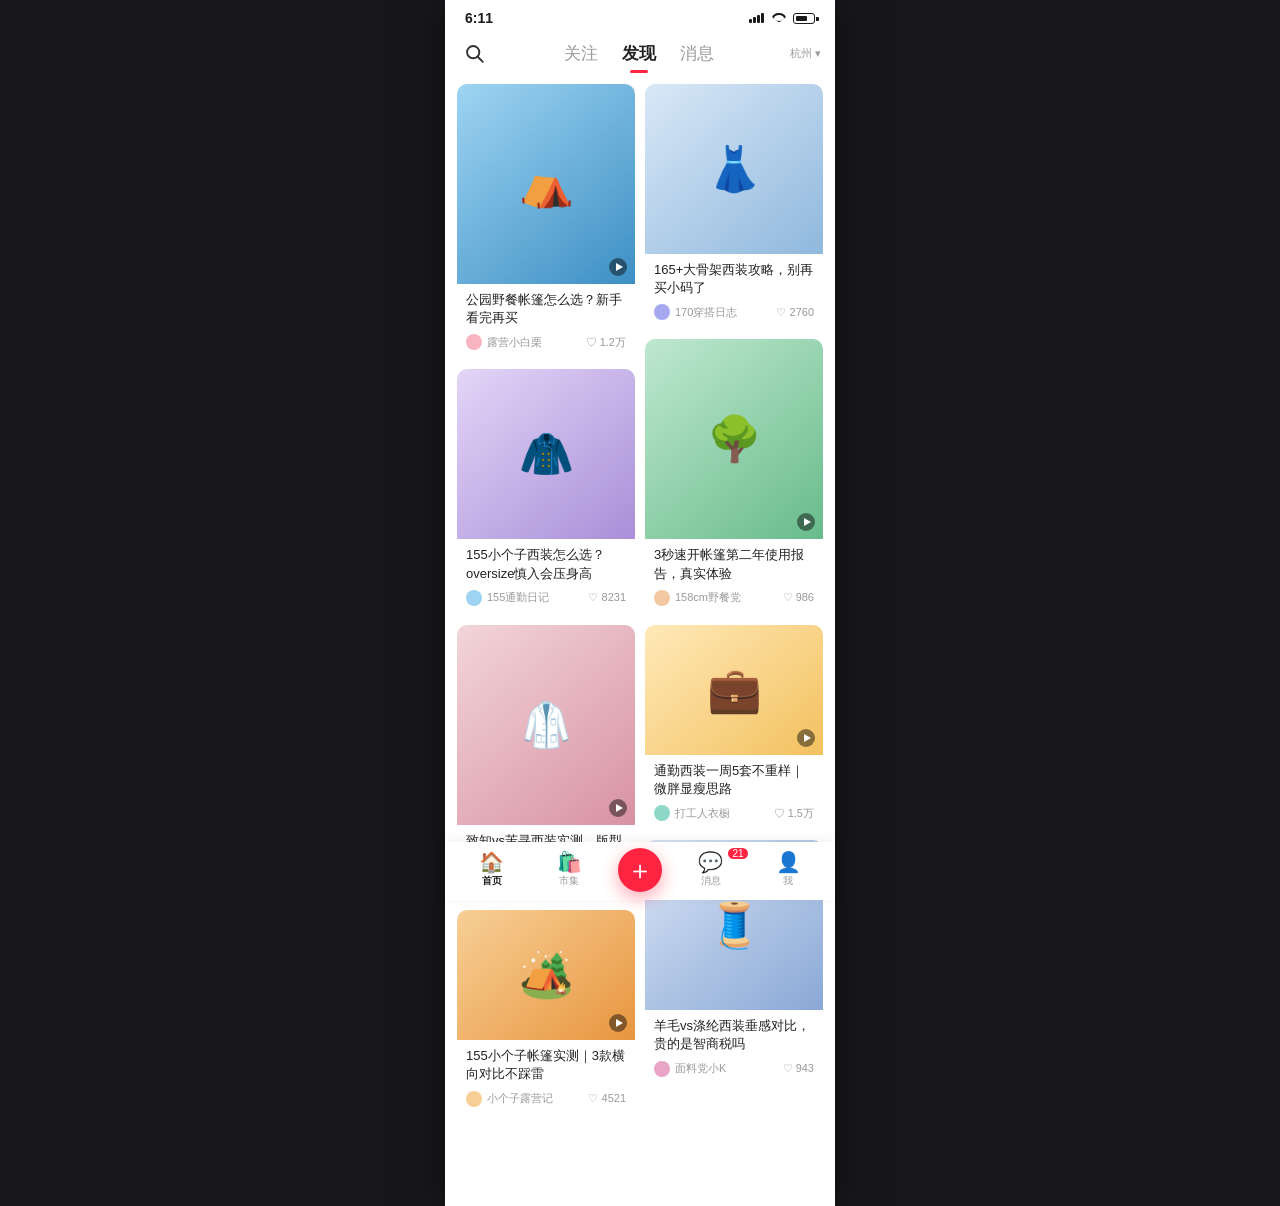
<file: demo/index.html>
<!DOCTYPE html>
<html lang="zh">
<head>
<meta charset="UTF-8">
<meta name="viewport" content="width=device-width,initial-scale=1">
<title>小红书 · 首页（演示复刻）</title>
<link rel="stylesheet" href="assets/style.css">
<style>
.home-nav{display:flex;align-items:center;padding:8px 14px 10px;background:var(--canvas);position:sticky;top:0;z-index:50}
.nav-l{display:flex;align-items:center;flex-shrink:0}
.loc{font-size:11px;color:var(--sub);flex-shrink:0;cursor:pointer}
.tabs{flex:1;display:flex;justify-content:center;gap:22px}
.tab{font-size:17px;color:var(--sub);position:relative;cursor:pointer;padding:2px 1px}
.tab.on{color:var(--ink);font-weight:700}
.tab.on::after{content:'';position:absolute;left:50%;transform:translateX(-50%);bottom:-6px;width:18px;height:3px;background:var(--red);border-radius:2px}
.nav-r{display:flex;align-items:center;flex-shrink:0}
.search-entry{display:flex;align-items:center;justify-content:center;width:30px;height:30px;cursor:pointer}
.search-entry svg{width:21px;height:21px}
.feed{column-count:2;column-gap:10px;padding:6px 12px 90px;background:var(--canvas)}
.note{break-inside:avoid;margin-bottom:10px;border-radius:10px;overflow:hidden;background:var(--canvas);cursor:default}
.note-cover{width:100%;display:flex;align-items:center;justify-content:center;font-size:44px;position:relative}
.note-cover.sm{height:130px}.note-cover.md{height:170px}.note-cover.lg{height:200px}
.note-cover .play{position:absolute;right:8px;bottom:8px;width:18px;height:18px;border-radius:50%;background:rgba(0,0,0,.45);display:flex;align-items:center;justify-content:center}
.note-cover .play::after{content:'';border-left:7px solid #fff;border-top:4.5px solid transparent;border-bottom:4.5px solid transparent;margin-left:2px}
.note-body{padding:7px 9px 9px}
.note-title{font-size:13px;color:var(--ink);line-height:1.4;display:-webkit-box;-webkit-line-clamp:2;-webkit-box-orient:vertical;overflow:hidden}
.note-meta{display:flex;align-items:center;gap:5px;margin-top:7px}
.note-ava{width:16px;height:16px;border-radius:50%;flex-shrink:0}
.note-author{font-size:11px;color:var(--sub);flex:1;overflow:hidden;text-overflow:ellipsis;white-space:nowrap}
.note-like{font-size:11px;color:var(--sub);display:flex;align-items:center;gap:2px}
</style>
</head>
<body>
<div class="phone">
  <div class="statusbar"><span>6:11</span><span class="sb-r"><span class="sig"><i></i><i></i><i></i><i></i></span><span class="wifi"></span><span class="batt"></span></span></div>

  <header class="home-nav">
    <div class="nav-l">
      <a class="search-entry" href="search.html?mode=prefill3" title="点点搜索">
        <svg viewBox="0 0 24 24" fill="none" stroke="#333" stroke-width="2.2" stroke-linecap="round"><circle cx="10.5" cy="10.5" r="7"/><line x1="16" y1="16" x2="21.5" y2="21.5"/></svg>
      </a>
    </div>
    <nav class="tabs">
      <span class="tab" onclick="toast('演示：仅比比链路可交互')">关注</span>
      <span class="tab on">发现</span>
      <span class="tab" onclick="toast('演示：仅比比链路可交互')">消息</span>
    </nav>
    <div class="nav-r">
      <span class="loc" onclick="toast('演示：定位不可用')">杭州 ▾</span>
    </div>
  </header>

  <main class="feed" id="feed"></main>

  <nav class="bnav">
    <span class="bnav-item on"><span class="ic">🏠</span>首页</span>
    <a class="bnav-item" href="market.html"><span class="ic">🛍️</span>市集</a>
    <span class="bnav-plus" onclick="toast('演示：仅比比链路可交互')">＋</span>
    <span class="bnav-item"><span class="ic">💬</span><em class="bnav-bd">21</em>消息</span>
    <span class="bnav-item"><span class="ic">👤</span>我</span>
  </nav>
</div>

<script src="assets/demo.js"></script>
<script>
const NOTES=[
 {t:'公园野餐帐篷怎么选？新手看完再买',a:'露营小白栗',l:'1.2万',e:'⛺',g:['#9ed4f2','#3d8fc4'],h:'lg',play:1},
 {t:'155小个子西装怎么选？oversize慎入会压身高',a:'155通勤日记',l:8231,e:'🧥',g:['#e3d5f7','#a98fd8'],h:'md'},
 {t:'致知vs茉寻西装实测，版型差在哪一次说清',a:'西装打工人阿茉',l:'3.2万',e:'🥼',g:['#f2d5d9','#d892a2'],h:'lg',play:1},
 {t:'155小个子帐篷实测｜3款横向对比不踩雷',a:'小个子露营记',l:4521,e:'🏕️',g:['#f7cf96','#e8963f'],h:'sm',play:1},
 {t:'165+大骨架西装攻略，别再买小码了',a:'170穿搭日志',l:2760,e:'👗',g:['#d9e8f7','#8fb8dd'],h:'md'},
 {t:'3秒速开帐篷第二年使用报告，真实体验',a:'158cm野餐党',l:986,e:'🌳',g:['#bfe8cf','#68bb8c'],h:'lg',play:1},
 {t:'通勤西装一周5套不重样｜微胖显瘦思路',a:'打工人衣橱',l:'1.5万',e:'💼',g:['#ffe9b8','#f3c15f'],h:'sm',play:1},
 {t:'羊毛vs涤纶西装垂感对比，贵的是智商税吗',a:'面料党小K',l:943,e:'🧵',g:['#d8e4f5','#8aa8d6'],h:'md'},
];
const AVA=['#f8b5c0','#9ed4f2','#c8f0d8','#f7cf96','#a5a8f0','#f2c9a0','#8fd8c8','#e8a5c8'];
document.getElementById('feed').innerHTML=NOTES.map((n,i)=>`
<div class="note">
  <div class="note-cover ${n.h}" style="background:linear-gradient(140deg,${n.g[0]},${n.g[1]})">${n.e}${n.play?'<span class="play"></span>':''}</div>
  <div class="note-body">
    <div class="note-title">${n.t}</div>
    <div class="note-meta">
      <span class="note-ava" style="background:${AVA[i%AVA.length]}"></span>
      <span class="note-author">${n.a}</span>
      <span class="note-like">♡ ${n.l}</span>
    </div>
  </div>
</div>`).join('');
</script>
</body>
</html>
</file>
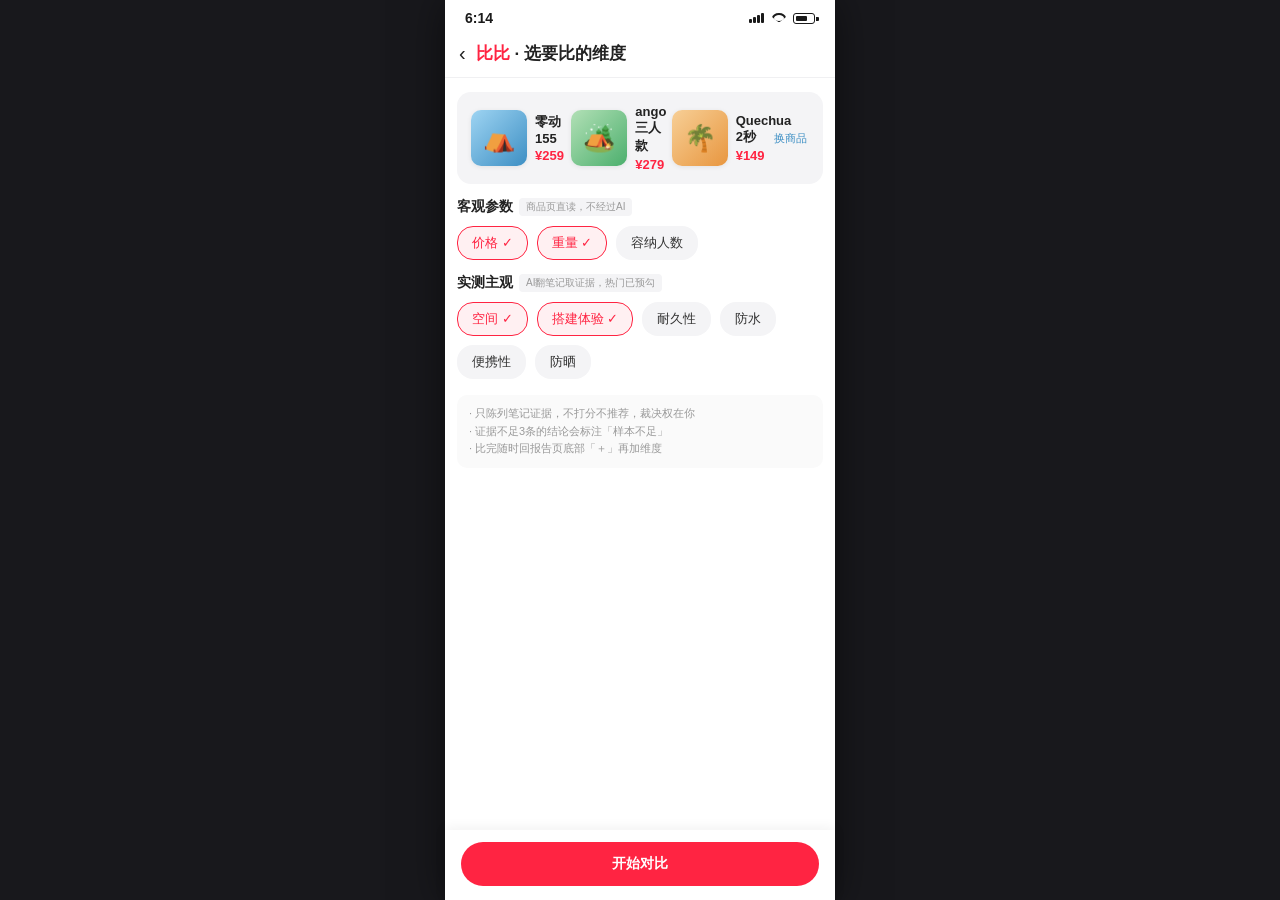
<file: demo/dimensions.html>
<!DOCTYPE html>
<html lang="zh">
<head>
<meta charset="UTF-8">
<meta name="viewport" content="width=device-width,initial-scale=1">
<title>比比 · 维度选择（演示）</title>
<link rel="stylesheet" href="assets/style.css">
<style>
.dm-top{display:flex;align-items:center;gap:10px;padding:12px 14px;position:sticky;top:0;background:var(--canvas);z-index:50;border-bottom:1px solid var(--line)}
.dm-top .back{font-size:20px;cursor:pointer;color:var(--ink)}
.dm-top .t{font-size:17px;font-weight:700;color:var(--ink)}
.dm-top .t em{font-style:normal;color:var(--red)}
.sum{display:flex;align-items:center;gap:8px;margin:14px 12px;background:var(--surface);border-radius:14px;padding:12px 14px}
.sum-thumb{width:56px;height:56px;border-radius:10px;display:flex;align-items:center;justify-content:center;font-size:26px;box-shadow:0 1px 5px rgba(0,0,0,.08)}
.sum-info{flex:1;min-width:0}
.sum-name{font-size:13px;font-weight:600;color:var(--ink)}
.sum-price{font-size:13px;color:var(--red);font-weight:700;margin-top:2px}
.sum-edit{font-size:11px;color:var(--link);cursor:pointer;flex-shrink:0;padding:4px 2px}
.group{padding:0 12px}
.group h4{font-size:14px;color:var(--ink);margin:14px 0 10px;display:flex;align-items:center;gap:6px}
.group h4 span{font-size:10px;color:var(--sub);font-weight:400;background:var(--surface);padding:2px 7px;border-radius:4px}
.chips{display:flex;flex-wrap:wrap;gap:9px}
.dim-note{margin:16px 12px 0;font-size:11px;color:var(--sub);line-height:1.6;background:var(--surface2);border-radius:10px;padding:10px 12px}
.dm-bottom{position:fixed;bottom:0;width:390px;background:var(--canvas);padding:12px 16px calc(14px + env(safe-area-inset-bottom));box-shadow:0 -2px 12px rgba(0,0,0,.06);z-index:70}
.dm-go{width:100%;background:var(--red);color:#fff;font-size:14px;font-weight:700;text-align:center;padding:13px 0;border-radius:24px;border:none;transition:transform .12s}
.dm-go:active{transform:scale(.98)}
.loading-mask{position:fixed;inset:0;background:rgba(255,255,255,.96);z-index:200;display:none;flex-direction:column;align-items:center;justify-content:center;gap:16px}
.spinner{width:38px;height:38px;border:3.5px solid #ffe0e6;border-top-color:var(--red);border-radius:50%;animation:spin .8s linear infinite}
@keyframes spin{to{transform:rotate(360deg)}}
.load-t{font-size:14px;color:var(--txt)}
.load-s{font-size:11px;color:var(--sub)}
</style>
</head>
<body>
<div class="phone">
  <div class="statusbar"><span>6:14</span><span class="sb-r"><span class="sig"><i></i><i></i><i></i><i></i></span><span class="wifi"></span><span class="batt"></span></span></div>

  <div class="dm-top">
    <span class="back" onclick="history.back()">‹</span>
    <span class="t"><em>比比</em> · 选要比的维度</span>
  </div>

  <div class="sum" id="sum"></div>

  <div class="group">
    <h4>客观参数 <span>商品页直读，不经过AI</span></h4>
    <div class="chips" id="chips-obj"></div>
  </div>
  <div class="group">
    <h4>实测主观 <span>AI翻笔记取证据，热门已预勾</span></h4>
    <div class="chips" id="chips-sub"></div>
  </div>

  <div class="dim-note">· 只陈列笔记证据，不打分不推荐，裁决权在你<br>· 证据不足3条的结论会标注「样本不足」<br>· 比完随时回报告页底部「＋」再加维度</div>

  <div class="dm-bottom"><button class="dm-go" onclick="go()">开始对比</button></div>

  <div class="loading-mask" id="loading">
    <div class="spinner"></div>
    <div class="load-t">正在翻 12 篇笔记…</div>
    <div class="load-s">逐维度抽取证据中，先出的维度先展示</div>
  </div>
</div>

<script src="assets/demo.js"></script>
<script src="src/data/knowledge-table.js"></script>
<script src="src/data/notes-tent.js"></script>
<script src="src/data/notes-suit.js"></script>
<script>
let skus=load('bb_skus',SKU_ORDER); if(skus.length<2) skus=[...SKU_ORDER];
// 类目边界（F46）：只陈列该组SKU所属类目的维度
const KT=BibiKnowledgeTable.TABLE.filter(d=>d.category===SKUS[skus[0]].category);
const OBJ=KT.filter(d=>d.layer==='objective');
const SUB=KT.filter(d=>d.layer==='subjective');
const picked={};
KT.forEach(d=>picked[d.name]=d.hot_rank<=4);
const noteCount=BibiNotes.NOTES.filter(n=>skus.includes(n.sku_id)).length;

document.getElementById('sum').innerHTML = skus.map(id=>{
  const s=SKUS[id];
  return `<div style="display:flex;align-items:center;gap:8px;flex:1;min-width:0">
    ${skuThumbHtml(s,'sum-thumb')}
    <div class="sum-info"><div class="sum-name">${s.short}</div><div class="sum-price">¥${s.price}</div></div>
  </div>`;
}).join('') + `<span class="sum-edit" onclick="location.href='search.html'">换商品</span>`;
document.querySelector('.load-t').textContent=`正在翻 ${noteCount} 篇笔记…`;

function renderChips(){
  document.getElementById('chips-obj').innerHTML=OBJ.map(d=>`<span class="chip ${picked[d.name]?'on':''}" onclick="tg('${d.name}')">${d.name}${picked[d.name]?' ✓':''}</span>`).join('');
  document.getElementById('chips-sub').innerHTML=SUB.map(d=>`<span class="chip ${picked[d.name]?'on':''}" onclick="tg('${d.name}')">${d.name}${picked[d.name]?' ✓':''}</span>`).join('');
}
function tg(n){ picked[n]=!picked[n]; renderChips(); }
function go(){
  const dims=KT.map(d=>d.name).filter(n=>picked[n]);
  if(dims.length===0){ toast('选一个想比的维度吧'); return; }
  document.getElementById('loading').style.display='flex';
  store('bb_dims',dims);
  setTimeout(()=>location.href='report.html',1400);
}
renderChips();
</script>
</body>
</html>
</file>
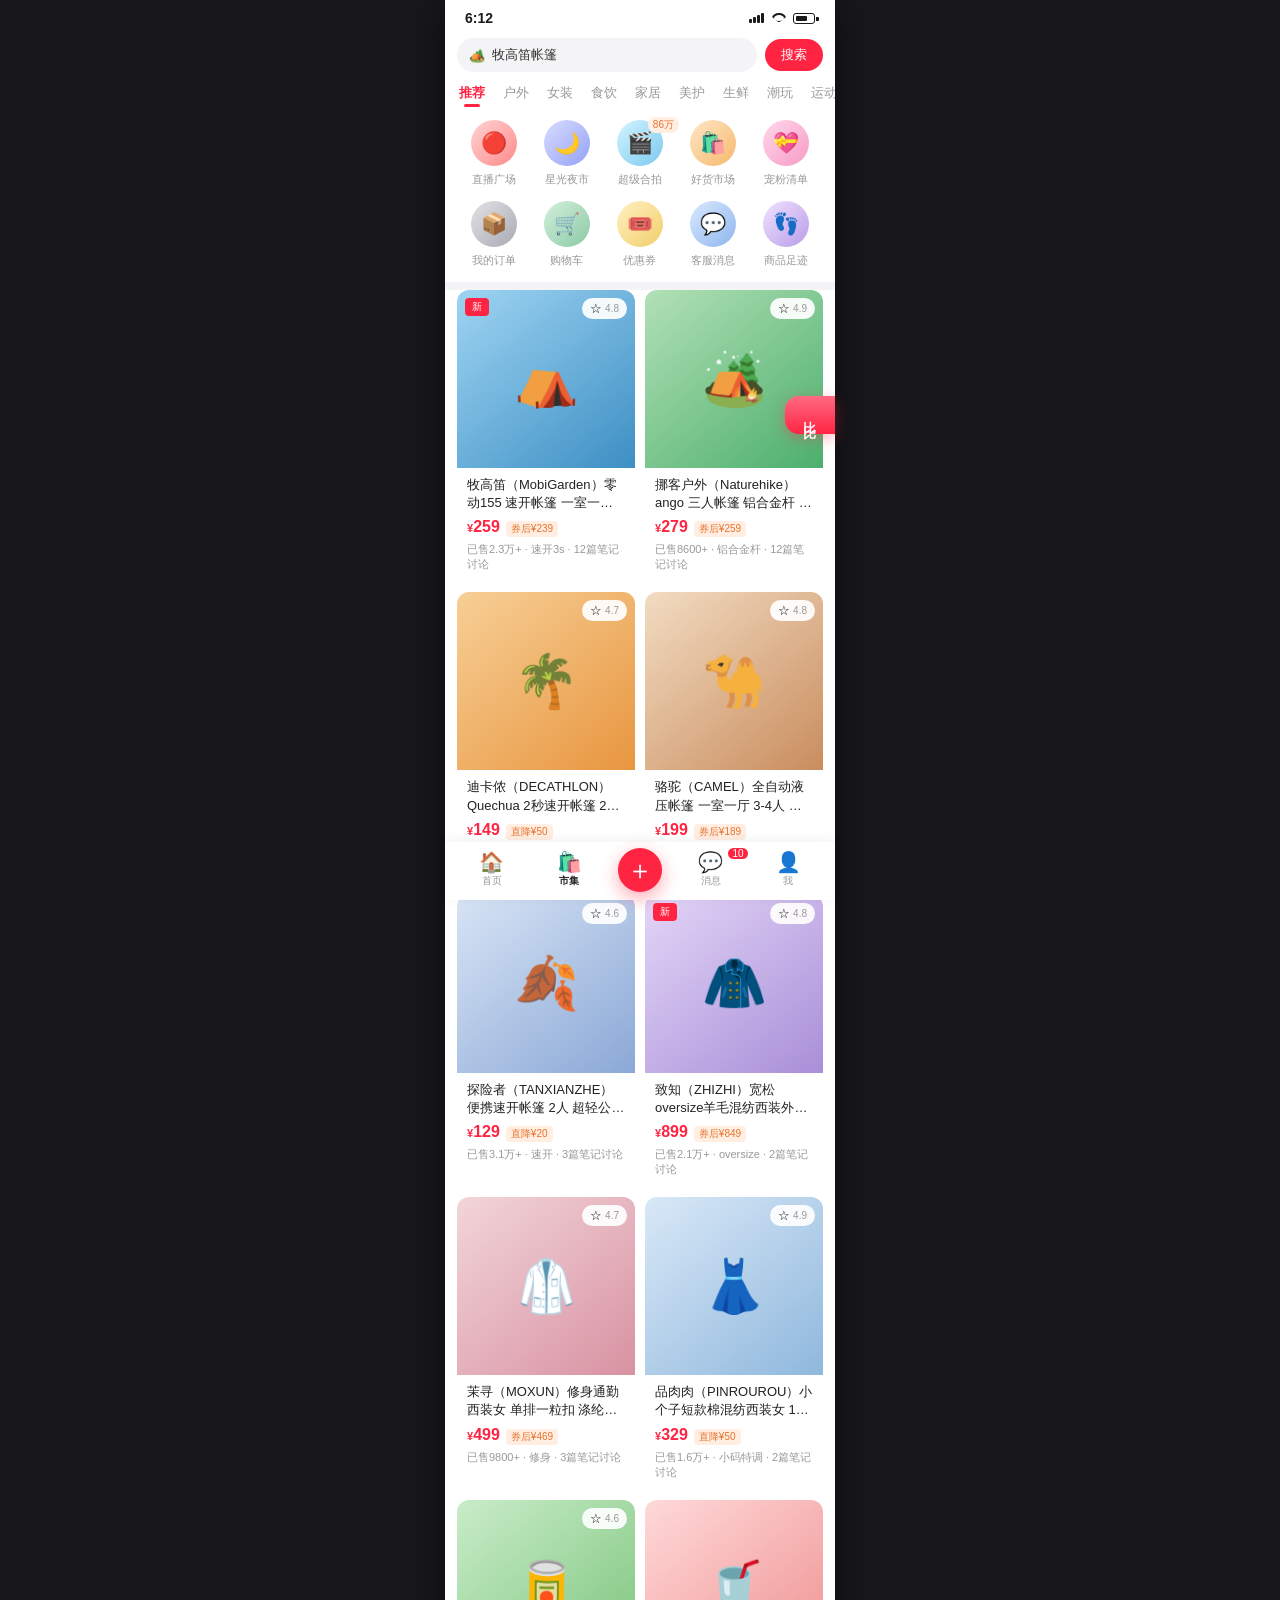
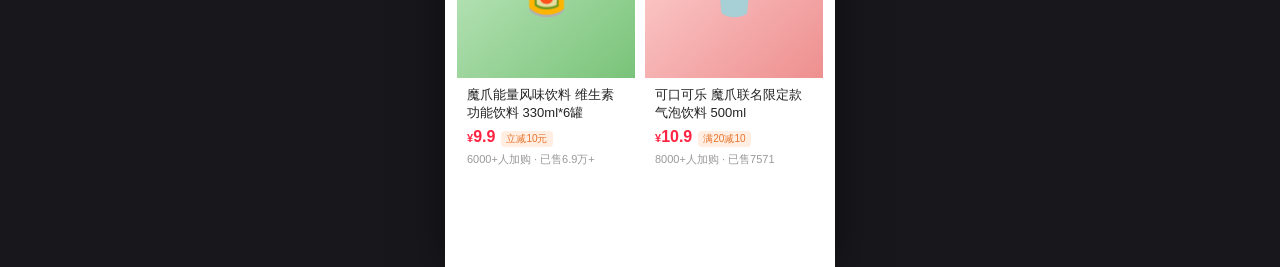
<file: demo/market.html>
<!DOCTYPE html>
<html lang="zh">
<head>
<meta charset="UTF-8">
<meta name="viewport" content="width=device-width,initial-scale=1">
<title>小红书 · 市集（演示复刻）</title>
<link rel="stylesheet" href="assets/style.css">
<style>
.m-search{display:flex;align-items:center;gap:8px;padding:8px 12px}
.m-search-box{flex:1;display:flex;align-items:center;gap:7px;background:var(--surface);border-radius:18px;padding:8px 12px}
.m-search-box .ic{font-size:13px}
.m-search-box .q{font-size:13px;color:var(--txt)}
.m-btn{background:var(--red);color:#fff;font-size:13px;padding:7px 16px;border-radius:16px;cursor:default}
.cat-tabs{display:flex;gap:18px;padding:4px 14px 10px;overflow-x:auto;white-space:nowrap}
.cat-tabs span{font-size:13px;color:var(--sub);flex-shrink:0;cursor:default}
.cat-tabs span.on{color:var(--red);font-weight:700;position:relative}
.cat-tabs span.on::after{content:'';position:absolute;left:50%;transform:translateX(-50%);bottom:-5px;width:16px;height:3px;background:var(--red);border-radius:2px}
.quick{display:grid;grid-template-columns:repeat(5,1fr);gap:14px 4px;padding:8px 14px 14px}
.qi{display:flex;flex-direction:column;align-items:center;gap:6px;cursor:default}
.qi-ic{width:46px;height:46px;border-radius:50%;display:flex;align-items:center;justify-content:center;font-size:21px;position:relative}
.qi-t{font-size:11px;color:var(--sub)}
.qi-hot{position:absolute;top:-3px;right:-16px;background:var(--warn-bg2);color:var(--warn);font-size:10px;padding:1px 5px;border-radius:8px}
.grid{display:grid;grid-template-columns:1fr 1fr;gap:10px;padding:0 12px 90px}
.pcard{border-radius:12px;overflow:hidden;background:var(--canvas);cursor:pointer;position:relative}
.pcard.inert{cursor:default}
.p-cover{width:100%;aspect-ratio:1/1;display:flex;align-items:center;justify-content:center;font-size:52px;position:relative}
.p-flag{position:absolute;top:8px;left:8px;background:var(--red);color:#fff;font-size:10px;padding:2px 7px;border-radius:4px}
.p-star{position:absolute;top:8px;right:8px;background:rgba(255,255,255,.92);border-radius:14px;padding:3px 8px;font-size:13px;display:flex;align-items:center;gap:3px;cursor:pointer}
.p-star.on{color:#ffb400}
.p-star .sn{font-size:10px;color:var(--sub)}
.p-body{padding:8px 10px 10px}
.p-title{font-size:13px;color:var(--ink);line-height:1.4;display:-webkit-box;-webkit-line-clamp:2;-webkit-box-orient:vertical;overflow:hidden;min-height:36px}
.p-price-row{display:flex;align-items:baseline;gap:6px;margin-top:6px}
.p-price{color:var(--red);font-size:16px;font-weight:700}
.p-price small{font-size:11px}
.p-off{font-size:10px;color:var(--warn);background:var(--warn-bg2);padding:1px 5px;border-radius:4px}
.p-sales{font-size:11px;color:var(--sub);margin-top:5px}
/* 比比入口B（F47竖条/F48口径回调）：右缘竖条=比比入口 + 购物车抽屉：勾选开比 */
.bb-rail{position:fixed;top:44%;left:calc(50% + 195px);transform:translateX(-100%);z-index:85;background:linear-gradient(180deg,#ff6a82,var(--red));color:#fff;padding:14px 7px;border-radius:14px 0 0 14px;box-shadow:var(--shadow-rail);cursor:pointer;display:flex;flex-direction:column;align-items:center;gap:8px}
.bb-rail-t{writing-mode:vertical-rl;letter-spacing:5px;font-size:13px;font-weight:700}
.bb-mask{position:fixed;top:0;left:50%;transform:translateX(-50%);width:390px;height:100%;background:rgba(0,0,0,.4);z-index:90;opacity:0;pointer-events:none;transition:opacity .25s}
.bb-mask.show{opacity:1;pointer-events:auto}
.bb-drawer{position:fixed;top:0;left:calc(50% - 105px);width:300px;height:100%;background:var(--canvas);z-index:95;border-radius:16px 0 0 16px;transform:translateX(100%);visibility:hidden;transition:transform .28s cubic-bezier(.22,.9,.3,1),visibility .28s;box-shadow:-6px 0 24px rgba(0,0,0,.15);display:flex;flex-direction:column}
.bb-drawer.show{transform:translateX(0);visibility:visible}
.bb-head{padding:18px 16px 12px;display:flex;align-items:flex-start;gap:10px;border-bottom:1px solid var(--line)}
.bb-logo{width:34px;height:34px;border-radius:9px;background:var(--red);color:#fff;font-size:14px;font-weight:700;display:flex;align-items:center;justify-content:center;flex-shrink:0}
.bb-h1{font-size:14px;font-weight:700;color:var(--ink)}
.bb-h2{font-size:11px;color:var(--sub);margin-top:2px}
.bb-close{margin-left:auto;font-size:14px;color:var(--sub);padding:4px 10px;cursor:pointer}
.bb-list{flex:1;overflow:auto;padding:12px 16px}
.bb-item{display:flex;align-items:center;gap:10px;padding:10px;background:var(--surface2);border-radius:12px;margin-bottom:8px}
.bb-thumb{width:44px;height:44px;border-radius:10px;flex-shrink:0;display:flex;align-items:center;justify-content:center;font-size:22px;box-shadow:0 1px 4px rgba(0,0,0,.06)}
.bb-iname{font-size:13px;color:var(--ink);font-weight:600;line-height:1.3}
.bb-iprice{font-size:14px;color:var(--red);font-weight:700;margin-top:2px}
.bb-iprice span{font-size:10px;color:var(--warn);font-weight:400}
.bb-rm{margin-left:auto;color:var(--sub);font-size:13px;padding:6px 8px;cursor:pointer;flex-shrink:0}
.bb-ck{width:20px;height:20px;border:2px solid var(--line2);border-radius:50%;flex-shrink:0;display:flex;align-items:center;justify-content:center;font-size:11px;color:#fff;cursor:pointer;user-select:none}
.bb-ck.on{background:var(--red);border-color:var(--red)}
.bb-empty{text-align:center;padding:36px 20px;color:var(--sub)}
.bb-empty-ic{font-size:34px;margin-bottom:10px}
.bb-empty-t{font-size:14px;font-weight:600;color:var(--txt)}
.bb-empty-s{font-size:13px;line-height:1.7;margin-top:6px}
.bb-foot{padding:12px 16px calc(14px + env(safe-area-inset-bottom));border-top:1px solid var(--line);background:var(--canvas)}
.bb-hint{display:flex;align-items:center;gap:8px;font-size:11px;color:var(--sub);margin-bottom:8px}
.bb-hint #bbHint{flex:1}
.bb-gosearch{color:var(--link);flex-shrink:0;cursor:pointer}
.bb-go{width:100%;background:var(--red);color:#fff;font-size:14px;font-weight:700;padding:12px;border-radius:24px;border:none;cursor:pointer;transition:transform .12s}
.bb-go:active{transform:scale(.98)}
.bb-go[disabled]{background:var(--dis-bg);color:var(--dis-fg);cursor:not-allowed}
</style>
</head>
<body>
<div class="phone">
  <div class="statusbar"><span>6:12</span><span class="sb-r"><span class="sig"><i></i><i></i><i></i><i></i></span><span class="wifi"></span><span class="batt"></span></span></div>

  <div class="m-search">
    <div class="m-search-box"><span class="ic">🏕️</span><span class="q">牧高笛帐篷</span></div>
    <span class="m-btn">搜索</span>
  </div>

  <div class="cat-tabs" id="cats"></div>

  <div class="quick" id="quick"></div>

  <div style="height:8px;background:var(--surface)"></div>
  <div class="grid" id="grid"></div>

  <span class="bb-rail" onclick="openBasket()"><span class="bb-rail-t">比比</span></span>
  <div class="bb-mask" id="bbMask" onclick="closeBasket()"></div>
  <aside class="bb-drawer" id="bbDrawer">
    <div class="bb-head">
      <span class="bb-logo">🛒</span>
      <div><div class="bb-h1">购物车 · 勾选开比</div><div class="bb-h2">勾选同类商品开比，一次最多 3 件</div></div>
      <span class="bb-close" onclick="closeBasket()">✕</span>
    </div>
    <div class="bb-list" id="bbList"></div>
    <div class="bb-foot"><div class="bb-hint"><span id="bbHint"></span><span class="bb-gosearch" onclick="location.href='search.html?from=cart'">去点点搜搜 ↗</span></div><button class="bb-go" id="bbGo" onclick="goCompare()" disabled></button></div>
  </aside>

  <nav class="bnav">
    <a class="bnav-item" href="index.html"><span class="ic">🏠</span>首页</a>
    <span class="bnav-item on"><span class="ic">🛍️</span>市集</span>
    <span class="bnav-plus">＋</span>
    <span class="bnav-item"><span class="ic">💬</span><em class="bnav-bd">10</em>消息</span>
    <span class="bnav-item"><span class="ic">👤</span>我</span>
  </nav>
</div>

<script src="assets/demo.js"></script>
<script>
const CATS=['推荐','户外','女装','食饮','家居','美护','生鲜','潮玩','运动'];
let curCat='推荐';
function renderCats(){
  document.getElementById('cats').innerHTML=
   CATS.map(c=>`<span class="${c===curCat?'on':''}" onclick="swCat('${c}')">${c}</span>`).join('');
}
function swCat(c){ curCat=c; renderCats(); renderGrid(); }

const QUICK=[
 ['🔴','直播广场','linear-gradient(135deg,#ffd3d3,#ff8a8a)'],['🌙','星光夜市','linear-gradient(135deg,#d9dcff,#93a2f5)'],
 ['🎬','超级合拍','linear-gradient(135deg,#d3f4ff,#7cc9ef)','86万'],['🛍️','好货市场','linear-gradient(135deg,#ffe6c7,#f5b96b)'],
 ['💝','宠粉清单','linear-gradient(135deg,#ffd9ec,#f79ac4)'],['📦','我的订单','linear-gradient(135deg,#e2e2e6,#a9a9b3)'],
 ['🛒','购物车','linear-gradient(135deg,#d3f0dd,#8bc9a5)',null,1],['🎟️','优惠券','linear-gradient(135deg,#fff0c2,#f2cf6b)'],
 ['💬','客服消息','linear-gradient(135deg,#d9e9ff,#8fb6ec)'],['👣','商品足迹','linear-gradient(135deg,#f0e2ff,#b99ce8)']
];
document.getElementById('quick').innerHTML=QUICK.map(q=>
 `<div class="qi" ${q[4]?'style="cursor:pointer" onclick="openBasket()"':''}><span class="qi-ic" style="background:${q[2]}">${q[0]}${q[3]?`<span class="qi-hot">${q[3]}</span>`:''}</span><span class="qi-t">${q[1]}</span></div>`).join('');

// 购物车（F46 与购物车合并；F48 口径回调：收集侧称购物车，比比仅指比较界面）：☆ 收进购物车，竖条/金刚区唤起抽屉勾选开比
let cart=load('bb_cart',[]);
const ck={};
cart.forEach(id=>ck[id]=true);
function inCart(id){ return cart.includes(id); }
function skuCards(list){
  return list.map(s=>`
  <div class="pcard" onclick="location.href='product.html?sku=${s.id}'">
    <div class="p-cover" style="background:linear-gradient(140deg,${s.grad[0]},${s.grad[1]})">${s.emoji}
      ${s.flag?`<span class="p-flag">${s.flag}</span>`:''}
      <span class="p-star ${inCart(s.id)?'on':''}" onclick="event.stopPropagation();toggleStar('${s.id}')">
        ${inCart(s.id)?'★':'☆'}<span class="sn">${s.starCount}</span>
      </span>
    </div>
    <div class="p-body">
      <div class="p-title">${s.name}</div>
      <div class="p-price-row"><span class="p-price"><small>¥</small>${s.price}</span><span class="p-off">${s.priceTag}</span></div>
      <div class="p-sales">${s.sold} · ${s.tags[0]} · ${s.notes||12}篇笔记讨论</div>
    </div>
  </div>`).join('');
}
const DRINKS=`
  <div class="pcard inert" onclick="toast('演示：仅帐篷与女装类目接入比比链路')">
    <div class="p-cover" style="background:linear-gradient(140deg,#c9ecc9,#79c379)">🥫
      <span class="p-star">☆<span class="sn">4.6</span></span>
    </div>
    <div class="p-body">
      <div class="p-title">魔爪能量风味饮料 维生素功能饮料 330ml*6罐</div>
      <div class="p-price-row"><span class="p-price"><small>¥</small>9.9</span><span class="p-off">立减10元</span></div>
      <div class="p-sales">6000+人加购 · 已售6.9万+</div>
    </div>
  </div>
  <div class="pcard inert" onclick="toast('演示：仅帐篷与女装类目接入比比链路')">
    <div class="p-cover" style="background:linear-gradient(140deg,#ffd9d9,#ee8f8f)">🥤</div>
    <div class="p-body">
      <div class="p-title">可口可乐 魔爪联名限定款气泡饮料 500ml</div>
      <div class="p-price-row"><span class="p-price"><small>¥</small>10.9</span><span class="p-off">满20减10</span></div>
      <div class="p-sales">8000+人加购 · 已售7571</div>
    </div>
  </div>`;
function catList(){
  if(curCat==='推荐') return SKU_POOL.map(k=>SKUS[k]);
  if(curCat==='户外') return SKU_POOL.filter(k=>SKUS[k].category==='tent').map(k=>SKUS[k]);
  if(curCat==='女装') return SKU_POOL.filter(k=>SKUS[k].category==='suit').map(k=>SKUS[k]);
  if(curCat==='食饮') return [];
  return null;
}
function renderGrid(){
  const list=catList();
  if(list===null){
    document.getElementById('grid').innerHTML=`
      <div style="grid-column:1/-1;text-align:center;padding:56px 20px;color:var(--sub);font-size:13px;line-height:2">
        <div style="font-size:34px">🧺</div>「${curCat}」类目演示未接入<br>试试「户外」或「女装」，点亮 ☆ 收进购物车
      </div>`;
    return;
  }
  const withDrinks = (curCat==='推荐'||curCat==='户外'||curCat==='食饮');
  document.getElementById('grid').innerHTML = skuCards(list) + (withDrinks?DRINKS:'');
}
function toggleStar(id){
  if(inCart(id)){
    cart=cart.filter(x=>x!==id);
    delete ck[id];
    toast('已移出购物车');
  }else{
    cart.push(id);
    ck[id]=true;
    toast('已加入购物车，勾选同类即可开比');
  }
  store('bb_cart',cart);
  renderGrid(); renderBasket();
}
function selList(){ return cart.filter(id=>ck[id]); }
function rmBasket(id){ cart=cart.filter(x=>x!==id); delete ck[id]; store('bb_cart',cart); renderGrid(); renderBasket(); }
function tgCk(id){ ck[id]=!ck[id]; renderBasket(); }
function renderBasket(){
  let html=cart.map(id=>{
    const k=SKUS[id];
    return `<div class="bb-item">${skuThumbHtml(k,'bb-thumb')}
      <div><div class="bb-iname">${k.brand} · ${k.short}</div>
      <div class="bb-iprice"><small>¥</small>${k.price} <span>${k.priceTag}</span></div></div>
      <span class="bb-ck ${ck[id]?'on':''}" onclick="tgCk('${id}')">${ck[id]?'✓':''}</span>
      <span class="bb-rm" onclick="rmBasket('${id}')">✕</span></div>`;
  }).join('');
  if(!cart.length){
    html=`<div class="bb-empty"><div class="bb-empty-ic">🛒</div><div class="bb-empty-t">购物车还是空的</div>
      <div class="bb-empty-s">点亮商品卡右上角 ☆ 收进购物车<br>勾选 2 件同类商品即可开比</div></div>`;
  }
  document.getElementById('bbList').innerHTML=html;
  const sel=selList();
  const btn=document.getElementById('bbGo');
  if(sel.length===0){ btn.disabled=true; btn.textContent='先勾选想比的商品'; }
  else if(sel.length===1){ btn.disabled=true; btn.textContent='再勾 1 件就可以比啦'; }
  else{ btn.disabled=false; btn.textContent=`比一比勾选的 ${sel.length} 件`; }
  document.getElementById('bbHint').textContent = sel.length<2 ? '同类目勾选 2-3 件开比 · 演示数据虚构' : '跨类目勾选将自动排除 · AI 只陈列笔记证据，不替你做决定';
}
function openBasket(){ renderBasket(); document.getElementById('bbMask').classList.add('show'); document.getElementById('bbDrawer').classList.add('show'); }
function closeBasket(){ document.getElementById('bbMask').classList.remove('show'); document.getElementById('bbDrawer').classList.remove('show'); }
function goCompare(){
  const sel=selList();
  if(!sel.length){ toast('先勾选想比的商品'); return; }
  // 边界（F46）：市集页无当前浏览商品，以首个勾选项类目为准，自动排除其他类目
  const cat=SKUS[sel[0]].category;
  const same=sel.filter(id=>SKUS[id].category===cat);
  const out=sel.length-same.length;
  if(same.length>3){ toast('一次最多比 3 件，先取消勾选多余商品'); return; }
  if(same.length<2){
    toast(out?`已自动排除其他类目 ${out} 件，同类目再勾 ${2-same.length} 件才能比`:'同类目至少勾选 2 件才能比哦');
    return;
  }
  if(out) toast(`已自动排除其他类目 ${out} 件，比比仅支持同类目对比`);
  store('bb_skus',same);
  location.href='dimensions.html';
}
renderCats(); renderGrid(); renderBasket();
</script>
</body>
</html>
</file>
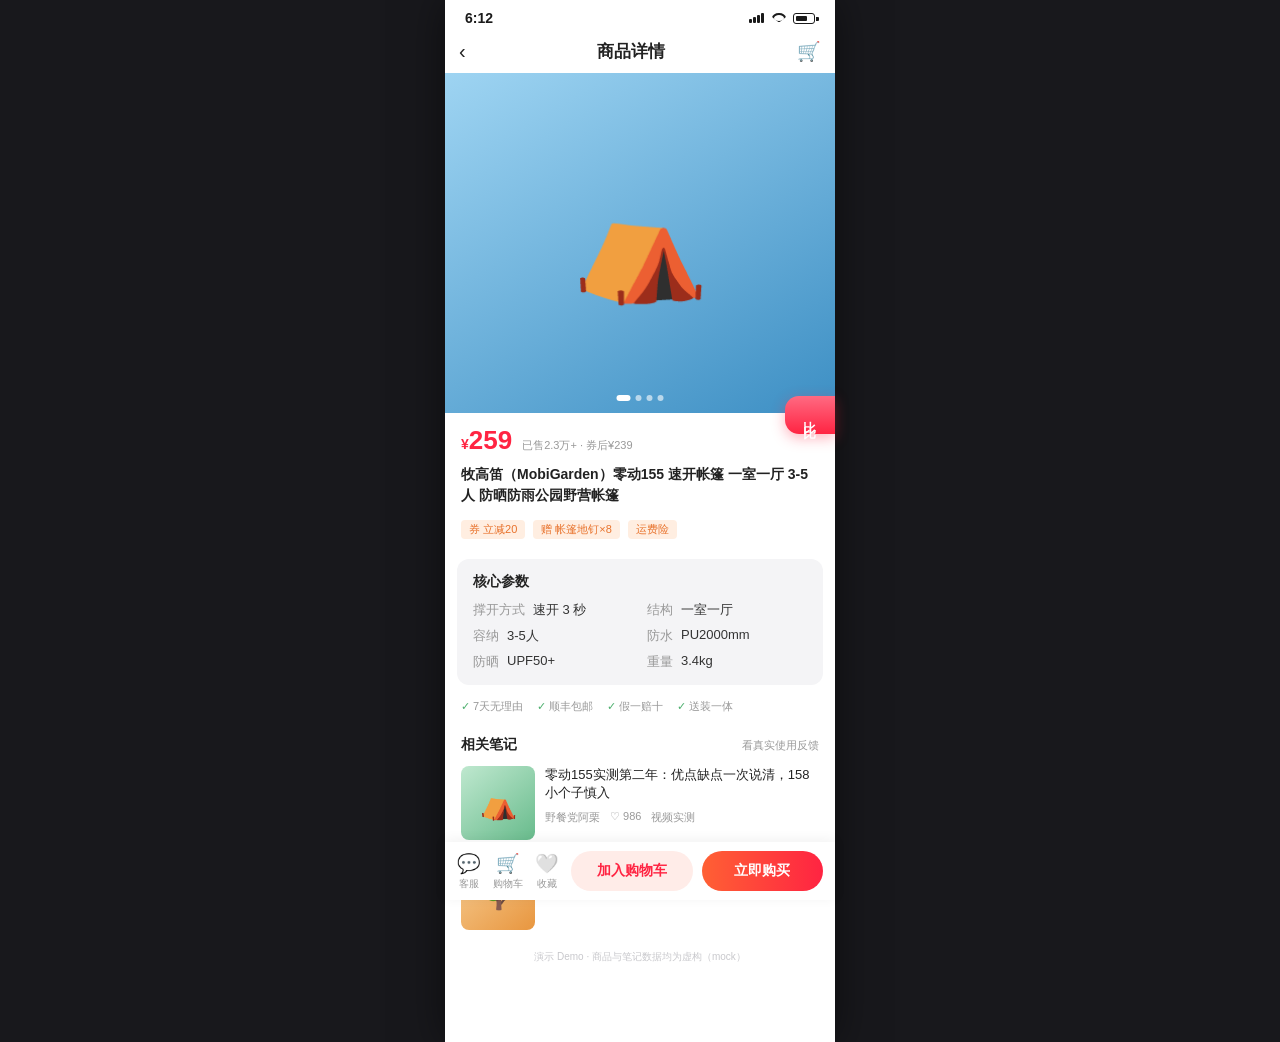
<file: demo/product.html>
<!DOCTYPE html>
<html lang="zh">
<head>
<meta charset="UTF-8">
<meta name="viewport" content="width=device-width,initial-scale=1">
<title>商品详情（演示）</title>
<link rel="stylesheet" href="assets/style.css">
<style>
.pd-nav{display:flex;align-items:center;justify-content:space-between;padding:10px 14px;position:sticky;top:0;background:var(--canvas);z-index:50}
.pd-nav .back{font-size:20px;cursor:pointer;color:var(--ink)}
.pd-nav .t{font-size:17px;font-weight:700;color:var(--ink)}
.pd-nav .cart{font-size:19px;position:relative;cursor:pointer}
.cart-n{position:absolute;top:-4px;right:-10px;background:var(--red);color:#fff;font-size:10px;border-radius:8px;padding:0 4px;font-style:normal;font-weight:500;line-height:14px;display:none}
.has-n{position:relative}
.hero{width:100%;height:340px;display:flex;align-items:center;justify-content:center;font-size:110px;position:relative}
.hero-dots{position:absolute;bottom:12px;left:50%;transform:translateX(-50%);display:flex;gap:5px}
.hero-dots i{width:6px;height:6px;border-radius:50%;background:rgba(255,255,255,.6)}
.hero-dots i.on{background:#fff;width:14px;border-radius:3px}
.pd-price-row{display:flex;align-items:baseline;gap:10px;padding:12px 16px 2px}
.pd-price{color:var(--red);font-size:26px;font-weight:700}
.pd-price small{font-size:14px}
.pd-sold{font-size:11px;color:var(--sub)}
.pd-title{font-size:14px;font-weight:600;line-height:1.5;padding:6px 16px;color:var(--ink)}
.pd-promo{display:flex;gap:8px;padding:8px 16px}
.pd-promo span{font-size:11px;color:var(--warn);background:var(--warn-bg2);padding:2px 8px;border-radius:4px}
/* 比比入口B（F47竖条/F48口径回调）：右缘竖条=比比入口 + 购物车抽屉：勾选开比 */
.bb-rail{position:fixed;top:44%;left:calc(50% + 195px);transform:translateX(-100%);z-index:85;background:linear-gradient(180deg,#ff6a82,var(--red));color:#fff;padding:14px 7px;border-radius:14px 0 0 14px;box-shadow:var(--shadow-rail);cursor:pointer;display:flex;flex-direction:column;align-items:center;gap:8px}
.bb-rail-t{writing-mode:vertical-rl;letter-spacing:5px;font-size:13px;font-weight:700}
.bb-mask{position:fixed;top:0;left:50%;transform:translateX(-50%);width:390px;height:100%;background:rgba(0,0,0,.4);z-index:90;opacity:0;pointer-events:none;transition:opacity .25s}
.bb-mask.show{opacity:1;pointer-events:auto}
.bb-drawer{position:fixed;top:0;left:calc(50% - 105px);width:300px;height:100%;background:var(--canvas);z-index:95;border-radius:16px 0 0 16px;transform:translateX(100%);visibility:hidden;transition:transform .28s cubic-bezier(.22,.9,.3,1),visibility .28s;box-shadow:-6px 0 24px rgba(0,0,0,.15);display:flex;flex-direction:column}
.bb-drawer.show{transform:translateX(0);visibility:visible}
.bb-head{padding:18px 16px 12px;display:flex;align-items:flex-start;gap:10px;border-bottom:1px solid var(--line)}
.bb-logo{width:34px;height:34px;border-radius:9px;background:var(--red);color:#fff;font-size:14px;font-weight:700;display:flex;align-items:center;justify-content:center;flex-shrink:0}
.bb-h1{font-size:14px;font-weight:700;color:var(--ink)}
.bb-h2{font-size:11px;color:var(--sub);margin-top:2px}
.bb-close{margin-left:auto;font-size:14px;color:var(--sub);padding:4px 10px;cursor:pointer}
.bb-list{flex:1;overflow:auto;padding:12px 16px}
.bb-item{display:flex;align-items:center;gap:10px;padding:10px;background:var(--surface2);border-radius:12px;margin-bottom:8px}
.bb-item.pin{background:var(--red-wash)}
.bb-thumb{width:44px;height:44px;border-radius:10px;flex-shrink:0;display:flex;align-items:center;justify-content:center;font-size:22px;box-shadow:0 1px 4px rgba(0,0,0,.06)}
.bb-iname{font-size:13px;color:var(--ink);font-weight:600;line-height:1.3}
.bb-tag{font-size:10px;color:var(--red);border:1px solid var(--red);border-radius:3px;padding:0 4px;margin-left:4px;font-weight:400;vertical-align:1px}
.bb-iprice{font-size:14px;color:var(--red);font-weight:700;margin-top:2px}
.bb-iprice span{font-size:10px;color:var(--warn);font-weight:400}
.bb-rm{margin-left:auto;color:var(--sub);font-size:13px;padding:6px 8px;cursor:pointer;flex-shrink:0}
.bb-ck{width:20px;height:20px;border:2px solid var(--line2);border-radius:50%;flex-shrink:0;display:flex;align-items:center;justify-content:center;font-size:11px;color:#fff;cursor:pointer;user-select:none}
.bb-ck.on{background:var(--red);border-color:var(--red)}
.bb-add{font-size:13px;color:var(--red-deep);font-weight:700;border:1px solid var(--red-line);border-radius:14px;padding:4px 10px;cursor:pointer;flex-shrink:0;background:var(--canvas)}
.bb-empty{text-align:center;padding:36px 20px;color:var(--sub)}
.bb-empty-ic{font-size:34px;margin-bottom:10px}
.bb-empty-t{font-size:14px;font-weight:600;color:var(--txt)}
.bb-empty-s{font-size:13px;line-height:1.7;margin-top:6px}
.bb-full{font-size:11px;color:var(--sub);text-align:center;padding:6px 0 2px}
.bb-foot{padding:12px 16px calc(14px + env(safe-area-inset-bottom));border-top:1px solid var(--line);background:var(--canvas)}
.bb-hint{display:flex;align-items:center;gap:8px;font-size:11px;color:var(--sub);margin-bottom:8px}
.bb-hint #bbHint{flex:1}
.bb-gosearch{color:var(--link);flex-shrink:0;cursor:pointer}
.bb-go{width:100%;background:var(--red);color:#fff;font-size:14px;font-weight:700;padding:12px;border-radius:24px;border:none;cursor:pointer;transition:transform .12s}
.bb-go:active{transform:scale(.98)}
.bb-go[disabled]{background:var(--dis-bg);color:var(--dis-fg);cursor:not-allowed}
.params{margin:12px 12px;background:var(--surface);border-radius:12px;padding:14px 16px}
.params h4{font-size:14px;color:var(--ink);margin-bottom:10px}
.param-grid{display:grid;grid-template-columns:1fr 1fr;gap:8px 14px}
.pv{font-size:13px;display:flex;gap:8px}
.pv b{color:var(--sub);font-weight:400;flex-shrink:0}
.pv span{color:var(--txt)}
.svc{display:flex;gap:14px;padding:2px 16px 12px;font-size:11px;color:var(--sub)}
.svc i{font-style:normal;color:#4caf6d;margin-right:3px}
.sec-title{font-size:14px;font-weight:700;padding:10px 16px 6px;display:flex;justify-content:space-between;align-items:center;color:var(--ink)}
.sec-title span{font-size:11px;color:var(--sub);font-weight:400}
.rn{display:flex;gap:10px;padding:6px 16px 10px}
.rn-cover{width:74px;height:74px;border-radius:8px;display:flex;align-items:center;justify-content:center;font-size:30px;flex-shrink:0}
.rn-info{min-width:0}
.rn-t{font-size:13px;color:var(--ink);line-height:1.4;display:-webkit-box;-webkit-line-clamp:2;-webkit-box-orient:vertical;overflow:hidden}
.rn-m{font-size:11px;color:var(--sub);margin-top:8px;display:flex;gap:10px}
.pd-bottom{position:fixed;bottom:0;width:390px;background:var(--canvas);display:flex;align-items:center;padding:9px 12px calc(9px + env(safe-area-inset-bottom));box-shadow:0 -2px 12px rgba(0,0,0,.06);z-index:70;gap:12px}
.pd-mini{display:flex;flex-direction:column;align-items:center;font-size:10px;color:var(--sub);gap:2px;cursor:default}
.pd-mini .ic{font-size:19px}
.pd-actions{flex:1;display:flex;gap:9px}
.btn-cart{flex:1;text-align:center;background:#ffece8;color:var(--red);font-size:14px;font-weight:600;padding:11px 0;border-radius:22px;cursor:pointer}
.btn-buy{flex:1;text-align:center;background:linear-gradient(90deg,#FF6034,var(--red));color:#fff;font-size:14px;font-weight:600;padding:11px 0;border-radius:22px;cursor:pointer}
.demo-foot{text-align:center;font-size:10px;color:var(--hint);padding:10px 0 78px}
</style>
</head>
<body>
<div class="phone">
  <div class="statusbar"><span>6:12</span><span class="sb-r"><span class="sig"><i></i><i></i><i></i><i></i></span><span class="wifi"></span><span class="batt"></span></span></div>

  <div class="pd-nav">
    <span class="back" onclick="goBack()">‹</span>
    <span class="t">商品详情</span>
    <span class="cart" onclick="openCart()">🛒<em class="cart-n" id="cartNavN"></em></span>
  </div>

  <div id="page"></div>

  <div class="pd-bottom">
    <span class="pd-mini" onclick="toast('演示：客服不可用')"><span class="ic">💬</span>客服</span>
    <span class="pd-mini has-n" onclick="openCart()"><span class="ic">🛒</span>购物车<em class="cart-n" id="cartBarN"></em></span>
    <span class="pd-mini" onclick="toast('已收藏（演示）')"><span class="ic">🤍</span>收藏</span>
    <div class="pd-actions">
      <span class="btn-cart" onclick="addCurrent()">加入购物车</span>
      <span class="btn-buy" onclick="toast('演示：仅比比链路可交互')">立即购买</span>
    </div>
  </div>

  <span class="bb-rail" onclick="openCart()"><span class="bb-rail-t">比比</span></span>
  <div class="bb-mask" id="bbMask" onclick="closeCart()"></div>
  <aside class="bb-drawer" id="bbDrawer">
    <div class="bb-head">
      <span class="bb-logo">🛒</span>
      <div><div class="bb-h1">购物车 · 勾选开比</div><div class="bb-h2">勾选同类商品开比，一次最多 3 件</div></div>
      <span class="bb-close" onclick="closeCart()">✕</span>
    </div>
    <div class="bb-list" id="bbList"></div>
    <div class="bb-foot"><div class="bb-hint"><span id="bbHint"></span><span class="bb-gosearch" onclick="location.href='search.html?from=cart'">去点点搜搜 ↗</span></div><button class="bb-go" id="bbGo" onclick="goCompare()" disabled></button></div>
  </aside>
</div>

<script src="assets/demo.js"></script>
<script>
function goBack(){
  const r=document.referrer;
  if(r && /\/(market|report|index|search|dimensions|product)\.html/.test(r)) history.back();
  else location.href='market.html';
}
const s = SKUS[getParam('sku')] || SKUS.sku_tent_mgd;
const pmap = {'速开3s':['撑开方式','速开 3 秒'],'一室一厅':['结构','一室一厅'],'3-5人':['容纳','3-5人'],'铝合金杆':['杆体','铝合金杆'],'四面开窗':['通风','四面开窗'],'3人':['容纳','3人'],'玻纤杆':['杆体','玻纤杆'],'两门两窗':['通风','两门两窗'],'2人':['容纳','2人'],'PU2000mm':['防水','PU2000mm'],'PU3000mm':['防水','PU3000mm'],'UPF50+':['防晒','UPF50+'],'3.4kg':['重量','3.4kg'],'2.9kg':['重量','2.9kg'],'3.3kg':['重量','3.3kg'],'液压自动杆':['杆体','液压自动杆'],'3-4人':['容纳','3-4人'],'4.5kg':['重量','4.5kg'],'PU1500mm':['防水','PU1500mm'],'2.2kg':['重量','2.2kg'],
 'oversize':['版型','oversize落肩'],'修身':['版型','修身'],'小码特调':['版型','小码特调'],'羊毛混纺':['面料','羊毛混纺'],'涤纶混纺':['面料','涤纶混纺'],'棉混纺':['面料','棉混纺'],'四粒扣':['扣型','四粒扣'],'两粒扣':['扣型','两粒扣'],'单排一粒扣':['扣型','单排一粒扣'],'中长款':['衣长','中长款'],'常规长度':['衣长','常规长度'],'短款':['衣长','短款'],'165+友好':['适配身高','165+'],'155友好':['适配身高','155'],'通勤':['场景','通勤']};
const promo = s.category==='suit' ? `<span>券 立减50</span><span>赠 防尘收纳袋</span><span>运费险</span>` : `<span>券 立减20</span><span>赠 帐篷地钉×8</span><span>运费险</span>`;
const rnCards = s.category==='suit' ? `
  <div class="rn">
    <div class="rn-cover" style="background:linear-gradient(140deg,#e3d5f7,#a98fd8)">🧥</div>
    <div class="rn-info">
      <div class="rn-t">${s.short}155/165+真人试穿：小个子选西装不踩雷</div>
      <div class="rn-m"><span>西装打工人阿茉</span><span>♡ 3.2万</span><span>视频实测</span></div>
    </div>
  </div>
  <div class="rn">
    <div class="rn-cover" style="background:linear-gradient(140deg,#f2d5d9,#d892a2)">👔</div>
    <div class="rn-info">
      <div class="rn-t">通勤西装面料怎么挑？${s.brand}这件是羊毛还是涤纶</div>
      <div class="rn-m"><span>面料党小K</span><span>♡ 4521</span><span>实测图文</span></div>
    </div>
  </div>` : `
  <div class="rn">
    <div class="rn-cover" style="background:linear-gradient(140deg,#bfe8cf,#68bb8c)">⛺</div>
    <div class="rn-info">
      <div class="rn-t">${s.short}实测第二年：优点缺点一次说清，158小个子慎入</div>
      <div class="rn-m"><span>野餐党阿栗</span><span>♡ 986</span><span>视频实测</span></div>
    </div>
  </div>
  <div class="rn">
    <div class="rn-cover" style="background:linear-gradient(140deg,#f7cf96,#e8963f)">🌳</div>
    <div class="rn-info">
      <div class="rn-t">新手公园露营装备清单，${s.brand}这款到底值不值</div>
      <div class="rn-m"><span>露营小白栗</span><span>♡ 1.2万</span><span>实测图文</span></div>
    </div>
  </div>`;

document.getElementById('page').innerHTML = `
  <div class="hero" style="background:linear-gradient(150deg,${s.grad[0]},${s.grad[1]})">${s.emoji}
    <div class="hero-dots"><i class="on"></i><i></i><i></i><i></i></div>
  </div>
  <div class="pd-price-row"><span class="pd-price"><small>¥</small>${s.price}</span><span class="pd-sold">${s.sold} · ${s.priceTag}</span></div>
  <div class="pd-title">${s.name}</div>
  <div class="pd-promo">${promo}</div>

  <div class="params">
    <h4>核心参数</h4>
    <div class="param-grid">${s.tags.map(t=>{const p=pmap[t];return p?`<div class="pv"><b>${p[0]}</b><span>${p[1]}</span></div>`:''}).join('')}</div>
  </div>

  <div class="svc"><span><i>✓</i>7天无理由</span><span><i>✓</i>顺丰包邮</span><span><i>✓</i>假一赔十</span><span><i>✓</i>送装一体</span></div>

  <div class="sec-title">相关笔记 <span>看真实使用反馈</span></div>
  ${rnCards}
  <div class="demo-foot">演示 Demo · 商品与笔记数据均为虚构（mock）</div>
`;

// 购物车（F46 与购物车合并；F48 口径回调：收集侧称购物车，比比仅指比较界面）：勾选开比，跨类目自动排除
let cart=load('bb_cart',[]);
const ck={};
cart.forEach(id=>ck[id]=true);
function inCart(id){ return cart.includes(id); }
function dispOrder(){ const rest=cart.filter(id=>id!==s.id); return inCart(s.id)?[s.id,...rest]:rest; }
function selList(){ return dispOrder().filter(id=>ck[id]); }
function addCurrent(){
  if(inCart(s.id)){ toast('购物车里已经有啦'); openCart(); return; }
  cart.push(s.id); ck[s.id]=true; store('bb_cart',cart); renderCart(); updateBadges();
  toast('已加入购物车，勾选同类即可开比');
}
function rmCart(id){ cart=cart.filter(x=>x!==id); delete ck[id]; store('bb_cart',cart); renderCart(); updateBadges(); }
function tgCk(id){ ck[id]=!ck[id]; renderCart(); }
function updateBadges(){
  ['cartNavN','cartBarN'].forEach(x=>{ const el=document.getElementById(x); el.style.display=cart.length?'':'none'; el.textContent=cart.length; });
}
function renderCart(){
  let html='';
  if(!inCart(s.id)){
    html+=`<div class="bb-item pin">${skuThumbHtml(s,'bb-thumb')}
      <div><div class="bb-iname">${s.brand} · ${s.short}<span class="bb-tag">当前浏览</span></div>
      <div class="bb-iprice"><small>¥</small>${s.price} <span>${s.priceTag}</span></div></div>
      <span class="bb-add" onclick="addCurrent()">＋ 加入</span></div>`;
  }
  html+=dispOrder().map(id=>{
    const k=SKUS[id];
    return `<div class="bb-item">${skuThumbHtml(k,'bb-thumb')}
      <div><div class="bb-iname">${k.brand} · ${k.short}${id===s.id?'<span class="bb-tag">当前浏览</span>':''}</div>
      <div class="bb-iprice"><small>¥</small>${k.price} <span>${k.priceTag}</span></div></div>
      <span class="bb-ck ${ck[id]?'on':''}" onclick="tgCk('${id}')">${ck[id]?'✓':''}</span>
      <span class="bb-rm" onclick="rmCart('${id}')">✕</span></div>`;
  }).join('');
  if(!cart.length){
    html+=`<div class="bb-empty"><div class="bb-empty-ic">🛒</div><div class="bb-empty-t">购物车还是空的</div>
      <div class="bb-empty-s">点「加入购物车」或回市集点亮 ☆<br>勾选 2 件同类商品即可开比</div></div>`;
  }
  document.getElementById('bbList').innerHTML=html;
  const sel=selList();
  const btn=document.getElementById('bbGo');
  if(sel.length===0){ btn.disabled=true; btn.textContent='先勾选想比的商品'; }
  else if(sel.length===1){ btn.disabled=true; btn.textContent='再勾 1 件就可以比啦'; }
  else{ btn.disabled=false; btn.textContent=`比一比勾选的 ${sel.length} 件`; }
  document.getElementById('bbHint').textContent = sel.length<2 ? '同类目勾选 2-3 件开比 · 演示数据虚构' : '跨类目勾选将自动排除 · AI 只陈列笔记证据，不替你做决定';
}
function openCart(){ document.getElementById('bbMask').classList.add('show'); document.getElementById('bbDrawer').classList.add('show'); }
function closeCart(){ document.getElementById('bbMask').classList.remove('show'); document.getElementById('bbDrawer').classList.remove('show'); }
function goCompare(){
  const sel=selList();
  if(!sel.length){ toast('先勾选想比的商品'); return; }
  // 边界（F46）：勾选跨类目时，以当前浏览商品（或首个勾选项）类目为准，自动排除其他类目
  const cat=SKUS[sel[0]].category;
  const same=sel.filter(id=>SKUS[id].category===cat);
  const out=sel.length-same.length;
  if(same.length>3){ toast('一次最多比 3 件，先取消勾选多余商品'); return; }
  if(same.length<2){
    toast(out?`已自动排除其他类目 ${out} 件，同类目再勾 ${2-same.length} 件才能比`:'同类目至少勾选 2 件才能比哦');
    return;
  }
  if(out) toast(`已自动排除其他类目 ${out} 件，比比仅支持同类目对比`);
  store('bb_skus',same);
  location.href='dimensions.html';
}
renderCart(); updateBadges();
</script>
</body>
</html>
</file>
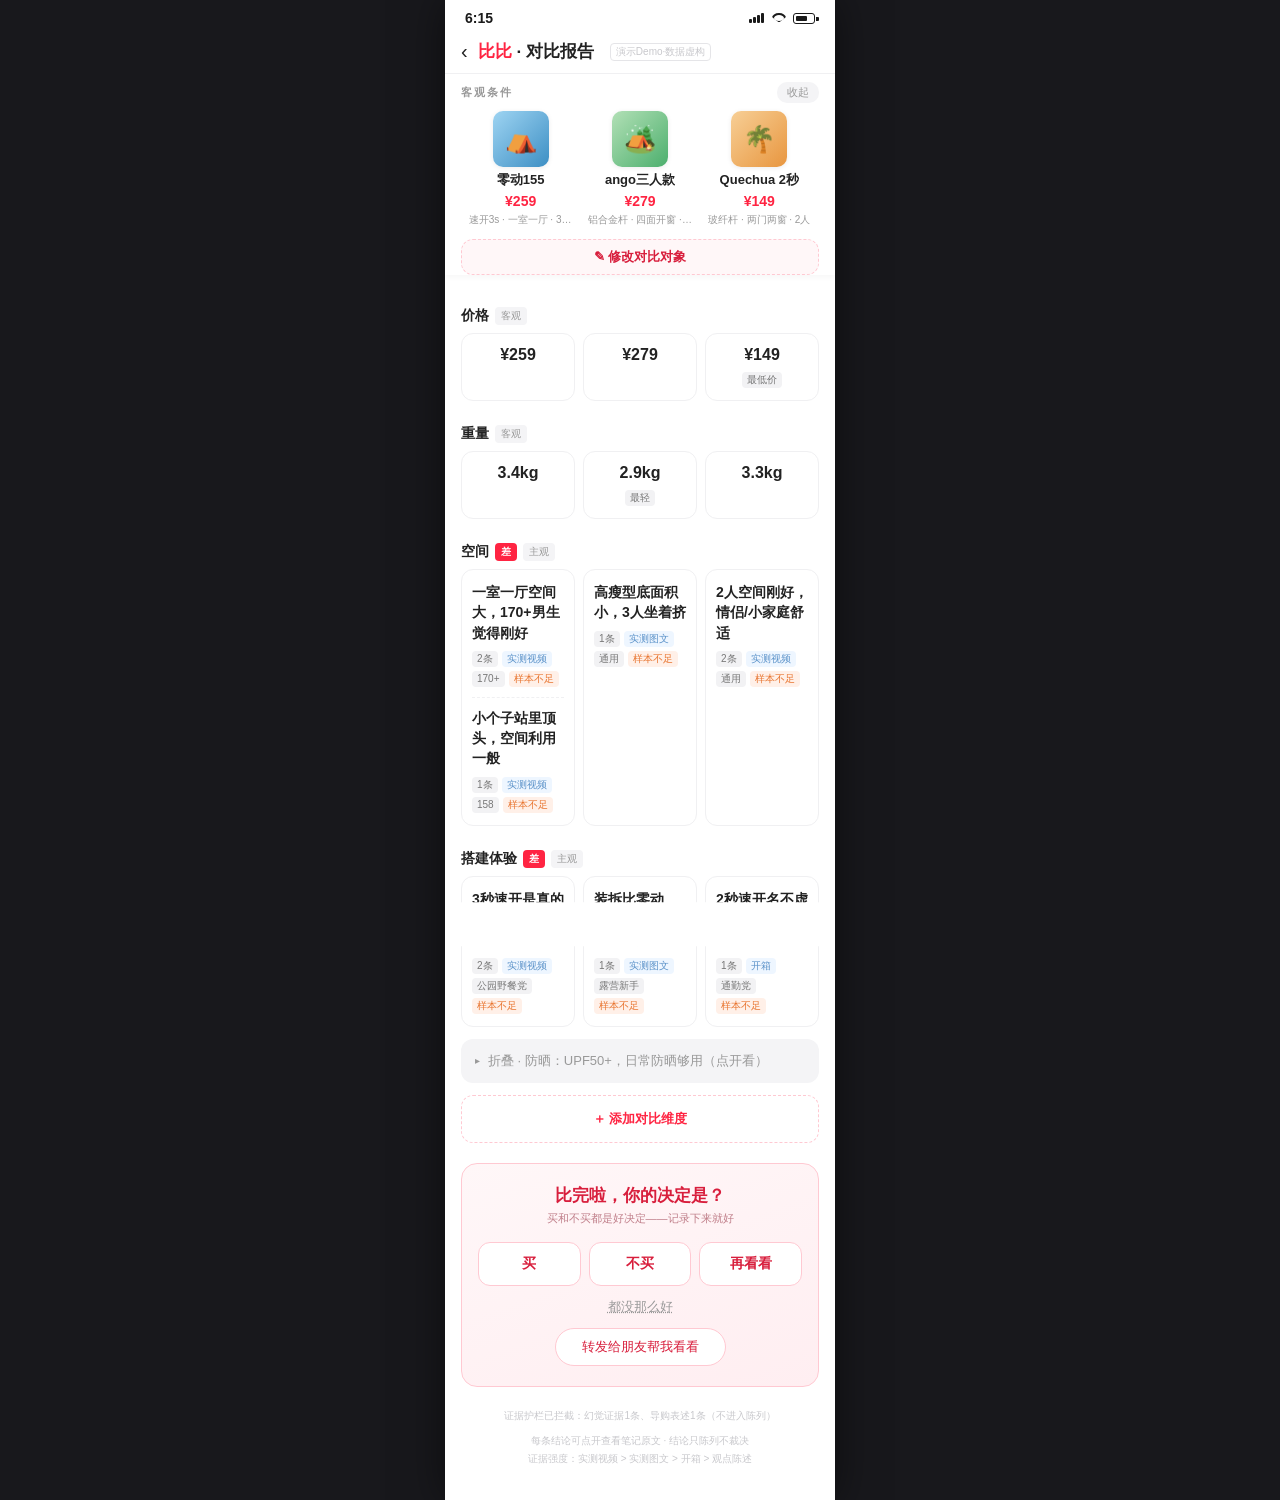
<file: demo/report.html>
<!DOCTYPE html>
<html lang="zh">
<head>
<meta charset="UTF-8">
<meta name="viewport" content="width=device-width,initial-scale=1">
<title>比比 · 对比报告（演示）</title>
<link rel="stylesheet" href="assets/style.css">
<style>
.rp-nav{display:flex;align-items:center;gap:10px;padding:10px 16px;position:sticky;top:0;background:var(--canvas);z-index:60;border-bottom:1px solid var(--line)}
.rp-nav .back{font-size:20px;cursor:pointer;color:var(--ink)}
.rp-nav .t{font-size:17px;font-weight:700;color:var(--ink)}
.rp-nav .t em{font-style:normal;color:var(--red)}
/* 商品头卡（客观条件层） */
.hd{position:sticky;top:44px;background:var(--canvas);z-index:55;box-shadow:var(--shadow-sticky)}
.hd-head{display:flex;align-items:center;justify-content:space-between;padding:8px 16px 0}
.hd-title{font-size:11px;color:var(--sub);font-weight:600;letter-spacing:2px}
.hd-fold-btn{font-size:11px;color:var(--sub);background:var(--surface);border-radius:10px;padding:3px 10px;cursor:pointer}
.hd.fold .hd-head,.hd.fold .hd-grid{display:none}
.hd-mini{display:none;padding:10px 16px;align-items:center;gap:8px;cursor:pointer}
.hd.fold .hd-mini{display:flex}
.hd-mini-t{font-size:11px;color:var(--sub);margin-left:4px}
.hd-grid{display:grid;grid-template-columns:repeat(var(--n),1fr);padding:8px 16px 12px;transition:.2s}
.hd-cell{display:flex;flex-direction:column;align-items:center;gap:4px;cursor:pointer;padding:0 4px}
.hd-thumb{width:56px;height:56px;border-radius:10px;display:flex;align-items:center;justify-content:center;font-size:26px;box-shadow:0 1px 5px rgba(0,0,0,.08)}
.hd-name{font-size:13px;font-weight:600;color:var(--ink);max-width:100px;overflow:hidden;text-overflow:ellipsis;white-space:nowrap}
.hd-price{font-size:14px;color:var(--red);font-weight:700}
.hd-params{font-size:10px;color:var(--sub);max-width:104px;overflow:hidden;text-overflow:ellipsis;white-space:nowrap}
.hd-swap{display:flex;align-items:center;justify-content:center;gap:6px;margin:0 16px 12px;padding:8px 0;border:1px dashed var(--red-line);border-radius:12px;font-size:13px;color:var(--red-deep);font-weight:600;cursor:pointer;background:var(--red-wash)}
.hd-swap:active{background:var(--red-soft)}
/* 维度行（行卡制：行首标题 + 单元格微卡网格） */
.rows{padding:4px 16px 0}
.row-head{display:flex;align-items:center;gap:6px;padding:16px 0 8px}
.row-head .nm{font-size:14px;font-weight:700;color:var(--ink)}
.row-head .ly{font-size:10px;color:var(--sub);background:var(--surface);border-radius:4px;padding:2px 6px}
.row-head .diff{background:var(--red);color:#fff;font-size:10px;font-weight:600;border-radius:4px;padding:2px 6px}
.row-cells{display:grid;grid-template-columns:repeat(var(--n),1fr);gap:8px;padding-bottom:8px}
.cell{background:var(--canvas);border:1px solid var(--line);border-radius:12px;padding:12px 10px;cursor:pointer;transition:background .15s}
.cell:hover{background:#FFFAFA}
.cell.nul{cursor:default;border-style:dashed;border-color:var(--line2)}
.cell.obj{text-align:center}
.cell .concl{font-size:14px;color:var(--ink);font-weight:600;line-height:1.45}
.cell .meta{font-size:10px;color:var(--sub);margin-top:8px;display:flex;flex-wrap:wrap;gap:4px;align-items:center}
.cell.obj .meta{justify-content:center}
.cell .nulldata{font-size:11px;color:var(--hint);text-align:center;padding:16px 0}
.cell .objv{font-size:16px;font-weight:700;color:var(--ink)}
.grp+.grp{margin-top:10px;padding-top:10px;border-top:1px dashed var(--line)}
.fold-row{display:flex;align-items:center;gap:8px;padding:13px 14px;color:var(--sub);font-size:13px;cursor:pointer;background:var(--surface);border-radius:12px;margin:4px 0 12px}
.fold-row .arr{transition:.2s;font-size:10px}
.fold-row.open .arr{transform:rotate(90deg)}
.fold-body{display:none;padding-bottom:4px}
.fold-body.open{display:block}
.plus-row{display:flex;align-items:center;justify-content:center;gap:8px;padding:14px;color:var(--red);font-size:13px;font-weight:600;cursor:pointer;border:1.5px dashed var(--red-line);border-radius:12px;margin:8px 0 16px;transition:background .15s}
.plus-row:active{background:var(--red-wash)}
.end-card{margin:20px 16px;border-radius:16px;background:linear-gradient(160deg,var(--red-wash),#FFEEF1);border:1px solid var(--red-line);padding:20px 16px;text-align:center}
.end-card h3{font-size:17px;color:var(--red-deep)}
.end-card p{font-size:11px;color:#c07f8a;margin-top:4px}
.end-btns{display:flex;gap:8px;margin-top:16px}
.end-b{flex:1;padding:12px 0;border-radius:12px;font-size:14px;font-weight:700;border:1.5px solid var(--red-line);color:var(--red-deep);background:var(--canvas);cursor:pointer;transition:transform .12s}
.end-b:active{transform:scale(.96)}
.end-b.small{font-size:13px;padding:9px 0}
.end-other{margin-top:12px;font-size:13px;color:var(--sub);cursor:pointer;text-decoration:underline dotted}
.end-share{display:block;margin:12px auto 0;background:var(--canvas);border:1.5px solid var(--red-line);color:var(--red-deep);font-size:13px;padding:9px 26px;border-radius:20px;cursor:pointer}
.end-done{font-size:14px;color:var(--ink);font-weight:600;padding:8px 0}
.end-done b{color:var(--red)}
.statline{text-align:center;font-size:10px;color:var(--hint);margin-top:8px;line-height:1.7}
.rp-foot{text-align:center;font-size:10px;color:var(--hint);padding:8px 0 32px;line-height:1.8}
/* 溯源浮层 */
.ev-dim{font-size:14px;font-weight:700;color:var(--ink)}
.ev-prod{font-size:11px;color:var(--red);margin-top:2px}
.ev-item{margin-top:16px}
.ev-concl{font-size:14px;font-weight:600;color:var(--ink);line-height:1.5}
.ev-meta{display:flex;gap:4px;margin-top:6px;flex-wrap:wrap}
.ev-snip{margin-top:8px;background:var(--surface2);border-left:3px solid var(--line2);padding:10px 12px;border-radius:0 8px 8px 0}
.ev-snip p{font-size:13px;color:var(--txt);line-height:1.65}
.ev-snip .src{font-size:10px;color:var(--sub);margin-top:6px;display:flex;justify-content:space-between;align-items:center;gap:8px}
.ev-snip .src .rp{color:var(--warn)}
.ev-note-btn{font-size:11px;color:var(--link);cursor:pointer;flex-shrink:0}
.sheet-close{position:sticky;top:0;float:right;font-size:20px;color:var(--sub);cursor:pointer;background:var(--canvas);padding-left:10px}
/* 生成中 */
.loading-mask{position:fixed;inset:0;background:rgba(255,255,255,.96);z-index:200;display:flex;flex-direction:column;align-items:center;justify-content:center;gap:16px}
.spinner{width:38px;height:38px;border:3.5px solid #ffe0e6;border-top-color:var(--red);border-radius:50%;animation:spin .8s linear infinite}
@keyframes spin{to{transform:rotate(360deg)}}
.load-t{font-size:14px;color:var(--txt)}
.load-s{font-size:11px;color:var(--sub)}
/* 修改对比对象抽屉（与购物车抽屉同形态） */
.bb-mask{position:fixed;top:0;left:50%;transform:translateX(-50%);width:390px;height:100%;background:rgba(0,0,0,.4);z-index:90;opacity:0;pointer-events:none;transition:opacity .25s}
.bb-mask.show{opacity:1;pointer-events:auto}
.bb-drawer{position:fixed;top:0;left:calc(50% - 105px);width:300px;height:100%;background:var(--canvas);z-index:95;border-radius:16px 0 0 16px;transform:translateX(100%);visibility:hidden;transition:transform .28s cubic-bezier(.22,.9,.3,1),visibility .28s;box-shadow:-6px 0 24px rgba(0,0,0,.15);display:flex;flex-direction:column}
.bb-drawer.show{transform:translateX(0);visibility:visible}
.bb-head{padding:18px 16px 12px;display:flex;align-items:flex-start;gap:10px;border-bottom:1px solid var(--line)}
.bb-logo{width:34px;height:34px;border-radius:9px;background:var(--red);color:#fff;font-size:14px;font-weight:700;display:flex;align-items:center;justify-content:center;flex-shrink:0}
.bb-h1{font-size:14px;font-weight:700;color:var(--ink)}
.bb-h2{font-size:11px;color:var(--sub);margin-top:2px}
.bb-close{margin-left:auto;font-size:14px;color:var(--sub);padding:4px 10px;cursor:pointer}
.bb-list{flex:1;overflow:auto;padding:12px 16px}
.sw-sec{font-size:11px;color:var(--sub);font-weight:700;margin:4px 0 8px}
.bb-item{display:flex;align-items:center;gap:10px;padding:10px;background:var(--surface2);border-radius:12px;margin-bottom:8px}
.bb-thumb{width:44px;height:44px;border-radius:10px;flex-shrink:0;display:flex;align-items:center;justify-content:center;font-size:22px;box-shadow:0 1px 4px rgba(0,0,0,.06)}
.bb-iname{font-size:13px;color:var(--ink);font-weight:600;line-height:1.3}
.bb-iprice{font-size:14px;color:var(--red);font-weight:700;margin-top:2px}
.bb-iprice span{font-size:10px;color:var(--warn);font-weight:400}
.bb-rm{margin-left:auto;color:var(--sub);font-size:13px;padding:6px 8px;cursor:pointer;flex-shrink:0}
.bb-add{margin-left:auto;font-size:13px;color:var(--red-deep);font-weight:700;border:1px solid var(--red-line);border-radius:14px;padding:4px 10px;cursor:pointer;flex-shrink:0;background:var(--canvas)}
.bb-add:active{background:var(--red-wash)}
.bb-full{font-size:11px;color:var(--sub);text-align:center;padding:6px 0 2px}
.bb-foot{padding:12px 16px calc(14px + env(safe-area-inset-bottom));border-top:1px solid var(--line);background:var(--canvas)}
.bb-hint{font-size:11px;color:var(--sub);text-align:center;margin-bottom:8px}
.bb-go{width:100%;background:var(--red);color:#fff;font-size:14px;font-weight:700;padding:12px;border-radius:24px;border:none;cursor:pointer;transition:transform .12s}
.bb-go:active{transform:scale(.98)}
.bb-go[disabled]{background:var(--dis-bg);color:var(--dis-fg);cursor:not-allowed}
</style>
</head>
<body>
<div class="phone">
  <div class="statusbar"><span>6:15</span><span class="sb-r"><span class="sig"><i></i><i></i><i></i><i></i></span><span class="wifi"></span><span class="batt"></span></span></div>

  <div class="rp-nav">
    <span class="back" onclick="history.back()">‹</span>
    <span class="t"><em>比比</em> · 对比报告</span>
    <span class="badge-demo">演示Demo·数据虚构</span>
  </div>

  <div class="hd" id="hd"></div>
  <div class="rows" id="rows"></div>
  <div class="end-card" id="end"></div>
  <div class="statline" id="statline"></div>
  <div class="rp-foot">每条结论可点开查看笔记原文 · 结论只陈列不裁决<br>证据强度：实测视频 &gt; 实测图文 &gt; 开箱 &gt; 观点陈述</div>

  <div class="sheet-mask" id="mask" onclick="closeSheet()"></div>
  <div class="sheet" id="sheet"></div>

  <div class="bb-mask" id="swMask" onclick="closeSwap()"></div>
  <aside class="bb-drawer" id="swDrawer">
    <div class="bb-head">
      <span class="bb-logo">比</span>
      <div><div class="bb-h1">比比 · 修改对比对象</div><div class="bb-h2">同类换入换出，最多比 3 件</div></div>
      <span class="bb-close" onclick="closeSwap()">✕</span>
    </div>
    <div class="bb-list" id="swList"></div>
    <div class="bb-foot"><div class="bb-hint" id="swHint"></div><button class="bb-go" id="swGo" onclick="applySwap()" disabled></button></div>
  </aside>

  <div class="loading-mask" id="loading">
    <div class="spinner"></div>
    <div class="load-t">正在翻笔记…</div>
    <div class="load-s">抽取证据 → 汇编陈列，只陈列不裁决</div>
  </div>
</div>

<script src="assets/demo.js"></script>
<script src="src/data/knowledge-table.js"></script>
<script src="src/data/notes-tent.js"></script>
<script src="src/data/notes-suit.js"></script>
<script src="src/data/mock-tuples.js"></script>
<script src="src/pipeline/llm-mock.js"></script>
<script src="src/pipeline/extractor.js"></script>
<script src="src/pipeline/assembler.js"></script>
<script src="src/pipeline/index.js"></script>
<script>
let skus=load('bb_skus',SKU_ORDER).filter(id=>SKUS[id]); if(skus.length<2) skus=[...SKU_ORDER];
let dims=load('bb_dims',['空间','搭建体验','价格','重量']).filter(d=>BibiKnowledgeTable.byName(d));
let report=null, outcome=null;

document.documentElement.style.setProperty('--n',skus.length);
document.body.style.setProperty('--n',skus.length);

const LVL=l=>BibiAssembler.LEVEL_LABEL[l]||l;

function renderHead(){
  document.getElementById('hd').innerHTML=`
  <div class="hd-head">
    <span class="hd-title">客观条件</span>
    <span class="hd-fold-btn" onclick="document.getElementById('hd').classList.toggle('fold')">收起</span>
  </div>
  <div class="hd-grid">
    ${skus.map(id=>{const s=SKUS[id];return `
    <div class="hd-cell" onclick="location.href='product.html?sku=${id}'">
      ${skuThumbHtml(s,'hd-thumb')}
      <span class="hd-name">${s.short}</span><span class="hd-price">¥${s.price}</span>
      <span class="hd-params">${s.tags.slice(0,3).join(' · ')}</span>
    </div>`}).join('')}
  </div>
  <div class="hd-mini" onclick="document.getElementById('hd').classList.remove('fold')">
    ${skus.map(id=>skuThumbHtml(SKUS[id],'fb-thumb')).join('')}
    <span class="hd-mini-t">展开商品信息 ▾</span>
  </div>
  <div class="hd-swap" onclick="openSwap()">✎ 修改对比对象</div>`;
}

function cellHtml(row,sku){
  const c=row.cells[sku];
  if(c==null) return `<div class="cell nul"><div class="nulldata">无数据</div></div>`;
  if(c.type==='obj'){
    return `<div class="cell obj"><div class="objv ${c.tag?'best':''}">${c.value}</div>${c.tag?`<div class="meta"><span class="tag">${c.tag}</span></div>`:''}</div>`;
  }
  return `<div class="cell" onclick="openSheet('${row.dim}','${sku}')">${c.groups.map(g=>`
    <div class="grp">
      <div class="concl">${g.conclusion}</div>
      <div class="meta">
        <span class="tag">${g.n}条</span><span class="tag tag-lv">${LVL(g.level)}</span><span class="tag">${g.crowd}</span>
        ${g.divergent?'<span class="tag tag-warn">证据存在分歧</span>':''}
        ${g.lack?'<span class="tag tag-warn">样本不足</span>':''}
      </div>
    </div>`).join('')}</div>`;
}

function renderRows(){
  document.getElementById('rows').innerHTML=report.rows.map(row=>`
    <div class="row">
      <div class="row-head"><span class="nm">${row.dim}</span>${row.diff?'<span class="diff">差</span>':''}<span class="ly">${row.layer}</span></div>
      <div class="row-cells">${skus.map(s=>cellHtml(row,s)).join('')}</div>
    </div>`).join('')
  +report.foldRows.map((f,i)=>`
    <div class="fold-row" id="foldrow${i}" onclick="toggleFold(${i})">
      <span class="arr">▸</span> 折叠 · ${f.dim}：${f.conclusion}（点开看）
    </div>
    <div class="fold-body" id="foldbody${i}">
      <div class="row">
        <div class="row-head"><span class="nm">${f.dim}</span><span class="ly">${f.layer}</span></div>
        <div class="row-cells">${skus.map(()=>`<div class="cell obj"><div class="concl">${f.conclusion}</div></div>`).join('')}</div>
      </div>
    </div>`).join('')
  +(report.plusPool.length?`<div class="plus-row" onclick="addDim()">＋ 添加对比维度</div>`:'');
}

function toggleFold(i){
  document.getElementById('foldrow'+i).classList.toggle('open');
  document.getElementById('foldbody'+i).classList.toggle('open');
}

async function addDim(){
  const next=report.plusPool[0];
  if(!next){ toast('预设维度都比完啦'); return; }
  report=await BibiPipeline.appendDimension({report, dimName:next});
  renderRows(); renderStats();
  toast(`已添加「${next}」维度`);
}

function openSheet(dim,sku){
  const row=report.rows.find(r=>r.dim===dim); if(!row) return;
  const c=row.cells[sku]; if(!c||c.type!=='ev') return;
  const s=SKUS[sku];
  document.getElementById('sheet').innerHTML=`
    <div class="sheet-grab"></div>
    <span class="sheet-close" onclick="closeSheet()">✕</span>
    <div class="ev-dim">${dim} · 证据溯源</div>
    <div class="ev-prod">${s.brand} ${s.short}</div>
    ${c.groups.map(g=>`
    <div class="ev-item">
      <div class="ev-concl">${g.conclusion}</div>
      <div class="ev-meta"><span class="tag">${g.n}条证据</span><span class="tag tag-lv">${LVL(g.level)}</span><span class="tag">${g.crowd}</span>${g.divergent?'<span class="tag tag-warn">证据存在分歧</span>':''}${g.lack?'<span class="tag tag-warn">样本不足</span>':''}</div>
      ${g.snips.map(sn=>`
      <div class="ev-snip"><p>"${sn.text}"</p>
        <div class="src"><span>来自笔记 ${sn.noteId}${sn.isReported?' · <span class="rp">报备商单</span>':''}</span><span class="ev-note-btn" onclick="toast('演示：跳转原笔记（视频带时间点）')">查看原笔记 ›</span></div>
      </div>`).join('')}
    </div>`).join('')}`;
  document.getElementById('mask').style.display='block';
  document.getElementById('sheet').classList.add('show');
}
function closeSheet(){
  document.getElementById('mask').style.display='none';
  document.getElementById('sheet').classList.remove('show');
}

function renderEnd(){
  const el=document.getElementById('end');
  if(outcome){
    el.innerHTML=`<h3>比完啦 🎉</h3>
      <p>已记录你的决定：${outcome==='none_good'?'都没那么好':outcome==='buy'?'买':outcome==='no_buy'?'不买':'再看看'}（终局埋点已上报）</p>
      ${outcome==='buy'?`<div style="margin-top:12px;font-size:11px;color:var(--sub)">所选商品：<b style="color:var(--red-deep)">${SKUS[skus[0]].brand} ${SKUS[skus[0]].short}</b> · <span style="text-decoration:underline;cursor:pointer" onclick="toast('演示：跳转商品页（链接展示，不预选中）')">去商品页</span></div>`:''}
      <button class="end-share" onclick="toast('转发卡已生成（演示）：我也在纠结，帮我看看')">转发给朋友帮我看看</button>`;
    return;
  }
  el.innerHTML=`<h3>比完啦，你的决定是？</h3>
    <p>买和不买都是好决定——记录下来就好</p>
    <div class="end-btns">
      <span class="end-b" onclick="pick('buy')">买</span>
      <span class="end-b" onclick="pick('no_buy')">不买</span>
      <span class="end-b" onclick="pick('wait')">再看看</span>
    </div>
    <div class="end-other" onclick="pick('none_good')">都没那么好</div>
    <button class="end-share" onclick="toast('转发卡已生成（演示）：我也在纠结，帮我看看')">转发给朋友帮我看看</button>`;
}
function pick(o){ outcome=o; renderEnd(); toast('已记录你的决定'); }

function renderStats(){
  const st=report.stats; if(!st) return;
  const parts=[];
  if(st.discarded) parts.push(`幻觉证据${st.discarded}条`);
  if(st.violations) parts.push(`导购表述${st.violations}条`);
  document.getElementById('statline').innerHTML = parts.length
    ? `证据护栏已拦截：${parts.join('、')}（不进入陈列）${st.needsPromptReview?'<br>丢弃率超10%，已触发抽取Prompt复核':''}`
    : '';
}

let swapSet=[];
function openSwap(){
  swapSet=[...skus];
  renderSwap();
  document.getElementById('swMask').classList.add('show');
  document.getElementById('swDrawer').classList.add('show');
}
function closeSwap(){
  document.getElementById('swMask').classList.remove('show');
  document.getElementById('swDrawer').classList.remove('show');
}
function rmSwap(id){
  if(swapSet.length<=2){ toast('至少保留 2 件才能比哦'); return; }
  swapSet=swapSet.filter(x=>x!==id);
  renderSwap();
}
function addSwap(id){
  if(swapSet.includes(id)) return;
  if(swapSet.length>=3){ toast('最多比 3 件哦'); return; }
  swapSet.push(id);
  renderSwap();
}
function renderSwap(){
  const cat=SKUS[skus[0]].category;
  const cand=SKU_POOL.filter(id=>SKUS[id]&&SKUS[id].category===cat&&!swapSet.includes(id)).map(id=>SKUS[id]);
  document.getElementById('swList').innerHTML=
    `<div class="sw-sec">当前对比 · ${swapSet.length}/3</div>`
    +swapSet.map(id=>{const s=SKUS[id];return `<div class="bb-item">${skuThumbHtml(s,'bb-thumb')}
      <div><div class="bb-iname">${s.brand} · ${s.short}</div>
      <div class="bb-iprice"><small>¥</small>${s.price} <span>${s.priceTag}</span></div></div>
      <span class="bb-rm" onclick="rmSwap('${id}')">✕</span></div>`}).join('')
    +`<div class="sw-sec">可换入的同类候选</div>`
    +cand.map(s=>`<div class="bb-item">${skuThumbHtml(s,'bb-thumb')}
      <div><div class="bb-iname">${s.brand} · ${s.short}</div>
      <div class="bb-iprice"><small>¥</small>${s.price} <span>${s.priceTag}</span></div></div>
      <span class="bb-add" onclick="addSwap('${s.id}')">＋ 换入</span></div>`).join('')
    +(swapSet.length>=3?`<div class="bb-full">已满 3 件，移出一件即可换入候选</div>`:'');
  const btn=document.getElementById('swGo');
  if(swapSet.length<2){ btn.disabled=true; btn.textContent=`再勾${2-swapSet.length}件就可以比啦`; }
  else{ btn.disabled=false; btn.textContent=`比一比这 ${swapSet.length} 件`; }
  document.getElementById('swHint').textContent = swapSet.length<2 ? '最多比 3 件 · 演示数据虚构' : '换入换出后重新翻笔记，生成新报告';
}
function applySwap(){
  if(swapSet.length<2) return;
  const changed = swapSet.length!==skus.length || swapSet.some(id=>!skus.includes(id));
  if(!changed){ closeSwap(); toast('对比对象没有变化'); return; }
  store('bb_skus',swapSet);
  location.reload();
}

async function init(){
  const n=BibiNotes.NOTES.filter(x=>skus.includes(x.sku_id)).length;
  document.querySelector('.load-t').textContent=`正在翻 ${n} 篇笔记…`;
  report=await BibiPipeline.buildReport({skuIds:skus, dimNames:dims});
  document.getElementById('loading').style.display='none';
  renderHead(); renderRows(); renderEnd(); renderStats();
}
init();
</script>
</body>
</html>
</file>
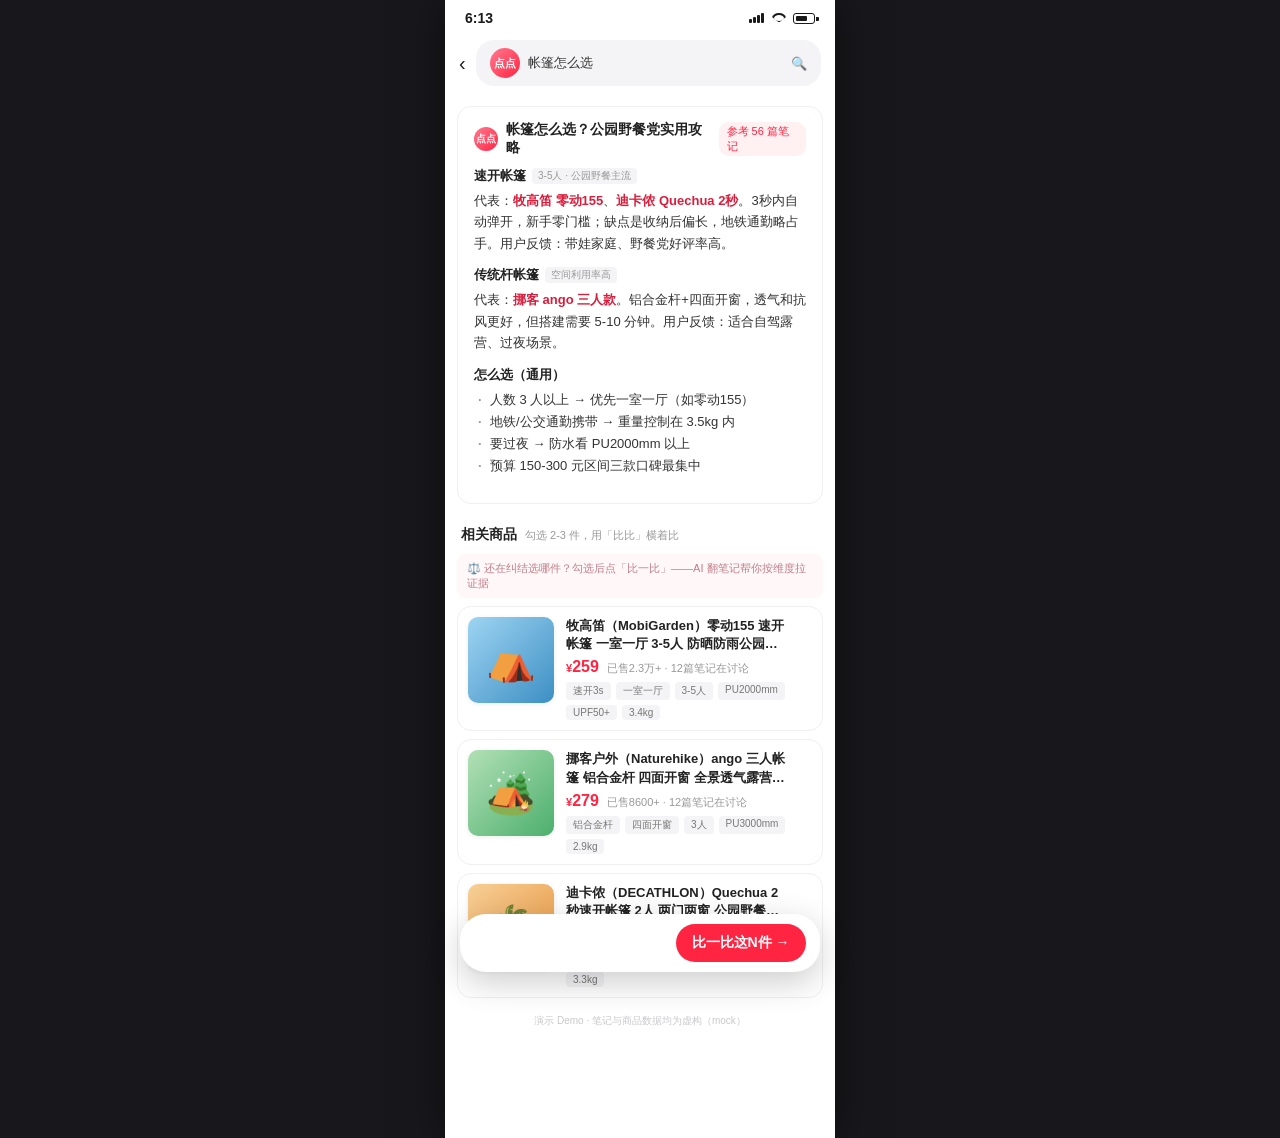
<file: demo/search.html>
<!DOCTYPE html>
<html lang="zh">
<head>
<meta charset="UTF-8">
<meta name="viewport" content="width=device-width,initial-scale=1">
<title>点点 · 泛搜结果（演示）</title>
<link rel="stylesheet" href="assets/style.css">
<style>
.dd-top{display:flex;align-items:center;gap:10px;padding:10px 14px;position:sticky;top:0;background:var(--canvas);z-index:50}
.dd-top .back{font-size:20px;cursor:pointer;color:var(--ink)}
.dd-box{flex:1;display:flex;align-items:center;gap:8px;background:var(--surface);border-radius:18px;padding:8px 14px}
.dd-box .q{font-size:13px;color:var(--txt);flex:1}
.dd-avatar{width:30px;height:30px;border-radius:50%;background:linear-gradient(135deg,#FF7A90,var(--red));display:flex;align-items:center;justify-content:center;color:#fff;font-size:11px;font-weight:700;flex-shrink:0}
.guide{margin:10px 12px;background:var(--canvas);border:1px solid var(--line);border-radius:14px;padding:14px 16px}
.guide-head{display:flex;align-items:center;gap:8px;margin-bottom:10px}
.guide-head .gt{font-size:14px;font-weight:700;color:var(--ink)}
.guide-head .gsub{font-size:11px;color:var(--red);background:var(--red-soft);padding:2px 8px;border-radius:10px}
.g-sec{margin-bottom:12px}
.g-sec h5{font-size:13px;color:var(--ink);margin-bottom:5px;display:flex;align-items:center;gap:6px}
.g-sec h5 .tag{font-size:10px;color:var(--sub);background:var(--surface);padding:1px 6px;border-radius:4px;font-weight:400}
.g-sec p{font-size:13px;color:var(--txt);line-height:1.65}
.g-link{color:var(--red-deep);font-weight:600}
.g-sec ul{margin:4px 0 0 2px;list-style:none}
.g-sec li{font-size:13px;color:var(--txt);line-height:1.7;padding-left:14px;position:relative}
.g-sec li::before{content:'·';position:absolute;left:2px;color:var(--sub);font-weight:700}
.sec-label{display:flex;align-items:center;gap:8px;padding:12px 16px 4px}
.sec-label b{font-size:14px;color:var(--ink)}
.sec-label span{font-size:11px;color:var(--sub)}
.sku-card{margin:8px 12px;display:flex;gap:12px;border-radius:14px;border:1.5px solid var(--line);padding:10px;position:relative;cursor:pointer;transition:border-color .18s,background .18s;background:var(--canvas)}
.sku-card.sel{border-color:var(--red);background:#FFFAFA}
.sku-thumb{width:86px;height:86px;border-radius:10px;display:flex;align-items:center;justify-content:center;font-size:40px;flex-shrink:0;box-shadow:0 1px 5px rgba(0,0,0,.08)}
.sku-info{flex:1;min-width:0;padding-right:22px}
.sku-name{font-size:13px;font-weight:600;line-height:1.4;color:var(--ink);display:-webkit-box;-webkit-line-clamp:2;-webkit-box-orient:vertical;overflow:hidden}
.sku-meta{margin-top:5px;display:flex;align-items:baseline;gap:8px}
.sku-price{color:var(--red);font-size:16px;font-weight:700}
.sku-sold{font-size:11px;color:var(--sub)}
.sku-tags{margin-top:6px;display:flex;flex-wrap:wrap;gap:5px}
.sku-tags span{font-size:10px;color:var(--sub2);background:var(--surface);padding:2px 7px;border-radius:4px}
.cb{position:absolute;top:12px;right:12px;width:20px;height:20px;border-radius:50%;border:1.5px solid var(--line2);display:flex;align-items:center;justify-content:center;opacity:0;transition:.15s;background:var(--canvas)}
.cb.show{opacity:1}
.cb.on{background:var(--red);border-color:var(--red)}
.cb.on::after{content:'✓';color:#fff;font-size:12px;font-weight:700}
.hint-cta{margin:6px 12px 8px;font-size:11px;color:#c07f8a;background:var(--red-wash);border-radius:8px;padding:7px 10px;display:flex;align-items:center;gap:6px}
.demo-foot{text-align:center;font-size:10px;color:var(--hint);padding:8px 0 110px}
.fb-swap{flex-shrink:0;font-size:13px;color:var(--link);font-weight:600;cursor:pointer;padding:6px 4px}
</style>
</head>
<body>
<div class="phone">
  <div class="statusbar"><span>6:13</span><span class="sb-r"><span class="sig"><i></i><i></i><i></i><i></i></span><span class="wifi"></span><span class="batt"></span></span></div>

  <div class="dd-top">
    <span class="back" onclick="history.back()">‹</span>
    <div class="dd-box"><span class="dd-avatar">点点</span><span class="q">帐篷怎么选</span><span style="font-size:13px">🔍</span></div>
  </div>

  <div class="guide">
    <div class="guide-head"><span class="dd-avatar" style="width:24px;height:24px;font-size:10px">点点</span><span class="gt">帐篷怎么选？公园野餐党实用攻略</span><span class="gsub">参考 56 篇笔记</span></div>
    <div class="g-sec">
      <h5>速开帐篷 <span class="tag">3-5人 · 公园野餐主流</span></h5>
      <p>代表：<span class="g-link">牧高笛 零动155</span>、<span class="g-link">迪卡侬 Quechua 2秒</span>。3秒内自动弹开，新手零门槛；缺点是收纳后偏长，地铁通勤略占手。用户反馈：带娃家庭、野餐党好评率高。</p>
    </div>
    <div class="g-sec">
      <h5>传统杆帐篷 <span class="tag">空间利用率高</span></h5>
      <p>代表：<span class="g-link">挪客 ango 三人款</span>。铝合金杆+四面开窗，透气和抗风更好，但搭建需要 5-10 分钟。用户反馈：适合自驾露营、过夜场景。</p>
    </div>
    <div class="g-sec">
      <h5>怎么选（通用）</h5>
      <ul>
        <li>人数 3 人以上 → 优先一室一厅（如零动155）</li>
        <li>地铁/公交通勤携带 → 重量控制在 3.5kg 内</li>
        <li>要过夜 → 防水看 PU2000mm 以上</li>
        <li>预算 150-300 元区间三款口碑最集中</li>
      </ul>
    </div>
  </div>

  <div class="sec-label"><b>相关商品</b><span>勾选 2-3 件，用「比比」横着比</span></div>
  <div class="hint-cta">⚖️ 还在纠结选哪件？勾选后点「比一比」——AI 翻笔记帮你按维度拉证据</div>
  <div id="cards"></div>
  <div class="demo-foot">演示 Demo · 笔记与商品数据均为虚构（mock）</div>

  <div class="float-bar" id="fbar">
    <div class="fb-thumbs" id="fbt"></div>
    <div class="fb-text" id="fbx"></div>
    <span class="fb-swap" id="swap" style="display:none" onclick="swapAll()">换一换</span>
    <button class="fb-btn" id="fbb" onclick="goNext()">比一比这N件 →</button>
  </div>
</div>

<script src="assets/demo.js"></script>
<script>
let sel=new Set(), prefilled=false, revealed=false;
const mode=getParam('mode');

function render(){
  document.getElementById('cards').innerHTML=skuList().map(s=>`
  <div class="sku-card ${sel.has(s.id)?'sel':''}" onclick="toggle('${s.id}')">
    ${skuThumbHtml(s)}
    <div class="sku-info">
      <div class="sku-name">${s.name}</div>
      <div class="sku-meta"><span class="sku-price"><small style="font-size:11px">¥</small>${s.price}</span><span class="sku-sold">${s.sold} · 12篇笔记在讨论</span></div>
      <div class="sku-tags">${s.tags.map(t=>`<span>${t}</span>`).join('')}</div>
    </div>
    <span class="cb ${revealed?'show':''} ${sel.has(s.id)?'on':''}"></span>
  </div>`).join('');
  const bar=document.getElementById('fbar'), txt=document.getElementById('fbx'),
        btn=document.getElementById('fbb'), sw=document.getElementById('swap');
  if(sel.size===0){ bar.classList.remove('show'); return; }
  bar.classList.add('show');
  document.getElementById('fbt').innerHTML=skuList().filter(s=>sel.has(s.id)).map(s=>skuThumbHtml(s,'fb-thumb')).join('');
  if(prefilled && sel.size===3){
    txt.innerHTML='<b>帮你预选了3件</b><br>不想比这些？';
    btn.textContent='比一比这3件 →'; btn.disabled=false; sw.style.display='';
  }else{
    sw.style.display='none'; prefilled=false;
    if(sel.size<2){ txt.innerHTML=`已选${sel.size}件`; btn.disabled=true; btn.textContent='再勾1件就可以比啦'; }
    else{ txt.innerHTML=`已选${sel.size}件`; btn.disabled=false; btn.textContent=`比一比这${sel.size}件 →`; }
  }
}
function toggle(id){
  revealed=true;
  if(sel.has(id)) sel.delete(id);
  else{
    if(sel.size>=3){ toast('最多比3件哦'); return; }
    sel.add(id);
  }
  render();
}
function swapAll(){ prefilled=false; sel.clear(); render(); toast('已清空，手动勾选你想比的'); }
function goNext(){
  if(sel.size<2) return;
  store('bb_skus',[...sel]);
  location.href='dimensions.html';
}
// F49：购物车抽屉「去点点搜搜」跳入——真实版为用户输入搜索词，demo直接落mock搜索内容，toast标注
if(getParam('from')==='cart') toast('演示：真实版会先让你输入想搜什么，这里直接展示mock结果');
if(mode==='prefill3'){ prefilled=true; revealed=true; SKU_ORDER.forEach(id=>sel.add(id)); }
render();
</script>
</body>
</html>
</file>
<file: demo/assets/style.css>
/* ============================================================
   比比 demo 设计系统 —— 令牌层（唯一色彩/圆角/阴影来源，规格见 DESIGN.md）
   ============================================================ */
:root{
  /* 品牌与文本 */
  --red:#FF2442; --red-deep:#D81E3C;
  --red-soft:#FFF0F2; --red-line:#FFC9D2; --red-wash:#FFF7F8;
  --ink:#222; --txt:#333; --sub:#999; --sub2:#777; --hint:#C8C8CC;
  /* 画布与表面 */
  --canvas:#fff; --surface:#F4F4F6; --surface2:#FAFAFA; --line:#F0F0F2; --line2:#E5E5E8;
  /* 证据语义色（比比功能层） */
  --ev:#5B92C9; --ev-bg:#EEF6FF;
  --cr:#777; --cr-bg:#F2F2F4;
  --warn:#E8732D; --warn-bg:#FFF0E8; --warn-bg2:#FFEEE1;
  /* 功能 */
  --dis-bg:#E6E6E9; --dis-fg:#B9B9BD;
  --link:#3D8FC4;
  /* 阴影（四档，全部有语义） */
  --shadow-sticky:0 2px 6px rgba(0,0,0,.04);
  --shadow-float:0 10px 34px rgba(0,0,0,.2);
  --shadow-rail:0 4px 14px rgba(255,36,66,.35);
  --shadow-fab:0 6px 18px rgba(255,36,66,.4);
}
*{margin:0;padding:0;box-sizing:border-box;-webkit-tap-highlight-color:transparent}
html,body{font-family:-apple-system,BlinkMacSystemFont,"PingFang SC","Microsoft YaHei",sans-serif}
body{background:#18181c;display:flex;justify-content:center;min-height:100vh}
a{text-decoration:none;color:inherit}
.phone{width:390px;min-height:100vh;background:var(--canvas);position:relative;overflow-x:hidden;box-shadow:0 0 40px rgba(0,0,0,.5)}

/* 状态栏 */
.statusbar{display:flex;justify-content:space-between;align-items:center;padding:10px 20px 4px;font-size:14px;font-weight:600;color:#1a1a1a;background:var(--canvas)}
.sb-r{display:flex;gap:7px;align-items:center}
.sig{width:16px;height:10px;display:inline-flex;align-items:flex-end;gap:1.5px}
.sig i{width:2.5px;background:#1a1a1a;display:block;border-radius:1px}
.sig i:nth-child(1){height:4px}.sig i:nth-child(2){height:6px}.sig i:nth-child(3){height:8px}.sig i:nth-child(4){height:10px}
.wifi{width:14px;height:10px;border:2px solid #1a1a1a;border-radius:50%;clip-path:polygon(0 0,100% 0,100% 40%,55% 90%,45% 90%,0 40%)}
.batt{width:22px;height:11px;border:1.5px solid #1a1a1a;border-radius:3px;position:relative;display:inline-block}
.batt::after{content:'';position:absolute;top:2px;bottom:2px;left:2px;right:7px;background:#1a1a1a;border-radius:1px}
.batt::before{content:'';position:absolute;right:-4.5px;top:3px;width:2.5px;height:4px;background:#1a1a1a;border-radius:0 1px 1px 0}

/* chip（选择胶囊） */
.chip{display:inline-flex;align-items:center;padding:7px 14px;border-radius:16px;background:var(--surface);color:var(--txt);font-size:13px;cursor:pointer;user-select:none;border:1px solid transparent;white-space:nowrap;transition:background .15s,color .15s,border-color .15s}
.chip.on{background:var(--red-soft);color:var(--red);border-color:var(--red)}

/* 语义标签（10px/圆角4px 统一体系：证据强度=冷蓝 / 人群与计数=中性灰 / 警示=琥珀橙） */
.tag{display:inline-flex;align-items:center;font-size:10px;line-height:1.4;padding:1px 5px;border-radius:4px;white-space:nowrap;background:var(--cr-bg);color:var(--cr)}
.tag-lv{background:var(--ev-bg);color:var(--ev)}
.tag-warn{background:var(--warn-bg);color:var(--warn)}

/* 演示标注（最弱一级，刻意低调） */
.badge-demo{display:inline-block;font-size:10px;color:var(--hint);border:1px solid var(--line2);border-radius:4px;padding:1px 5px;margin-left:6px;font-weight:400}

/* 胶囊主CTA（三处「比一比」共享样式基因） */
.cta-pill{background:var(--red);color:#fff;font-weight:700;border:none;border-radius:24px;cursor:pointer;transition:transform .12s}
.cta-pill:active{transform:scale(.97)}
.cta-pill[disabled]{background:var(--dis-bg);color:var(--dis-fg);cursor:not-allowed;transform:none}

/* toast（F51 关闭制：不自动消失，点 ✕ 关闭；多条纵向堆叠） */
#toast-wrap{position:fixed;left:50%;transform:translateX(-50%);bottom:130px;display:flex;flex-direction:column;align-items:center;gap:8px;z-index:999}
.toast{display:flex;align-items:flex-start;gap:10px;background:rgba(0,0,0,.78);color:#fff;font-size:13px;line-height:1.5;padding:10px 12px 10px 16px;border-radius:16px;max-width:326px;animation:tin .2s}
.toast-x{color:rgba(255,255,255,.75);font-size:12px;padding:1px 2px;cursor:pointer;flex-shrink:0}
@keyframes tin{from{opacity:0;transform:translateY(8px)}to{opacity:1;transform:none}}

/* 半屏浮层 */
.sheet-mask{position:fixed;inset:0;background:rgba(0,0,0,.45);z-index:90;display:none}
.sheet{position:fixed;left:50%;transform:translate(-50%,105%);bottom:0;width:390px;max-height:72%;overflow:auto;background:var(--canvas);border-radius:18px 18px 0 0;z-index:91;padding:18px 18px 26px;transition:transform .28s}
.sheet.show{transform:translate(-50%,0)}
.sheet-grab{width:36px;height:4px;border-radius:2px;background:var(--line2);margin:-8px auto 12px}

/* 吸底浮条 */
.float-bar{position:fixed;bottom:18px;left:50%;transform:translateX(-50%) translateY(90px);width:360px;background:var(--canvas);border-radius:26px;box-shadow:var(--shadow-float);display:flex;align-items:center;padding:10px 14px;gap:10px;z-index:80;transition:transform .3s}
.float-bar.show{transform:translateX(-50%) translateY(0)}
.fb-thumbs{display:flex;gap:4px;flex-shrink:0}
.fb-thumb{width:30px;height:30px;border-radius:8px;display:flex;align-items:center;justify-content:center;font-size:16px}
.fb-text{flex:1;font-size:11px;color:var(--sub);line-height:1.35;min-width:0}
.fb-text b{color:var(--ink);font-size:13px}
.fb-btn{flex-shrink:0;background:var(--red);color:#fff;font-size:14px;font-weight:600;padding:10px 16px;border-radius:20px;border:none;transition:transform .12s}
.fb-btn:active{transform:scale(.97)}
.fb-btn[disabled]{background:var(--dis-bg);color:var(--dis-fg)}

/* 底部导航（首页/市集共享，复刻真机） */
.bnav{position:fixed;bottom:0;width:390px;background:var(--canvas);display:flex;align-items:center;padding:6px 8px calc(8px + env(safe-area-inset-bottom));box-shadow:0 -2px 12px rgba(0,0,0,.06);z-index:70}
.bnav-item{flex:1;display:flex;flex-direction:column;align-items:center;gap:2px;font-size:10px;color:var(--sub);cursor:default;position:relative}
.bnav-item.on{color:var(--ink);font-weight:700}
.bnav-item .ic{font-size:20px;line-height:1}
.bnav-plus{width:44px;height:44px;border-radius:50%;background:var(--red);color:#fff;font-size:26px;display:flex;align-items:center;justify-content:center;margin:0 10px;box-shadow:var(--shadow-fab);flex-shrink:0;cursor:default}
.bnav-bd{position:absolute;top:-4px;right:2px;background:var(--red);color:#fff;font-size:10px;border-radius:8px;padding:0 4px;font-style:normal;font-weight:500}
</file>
